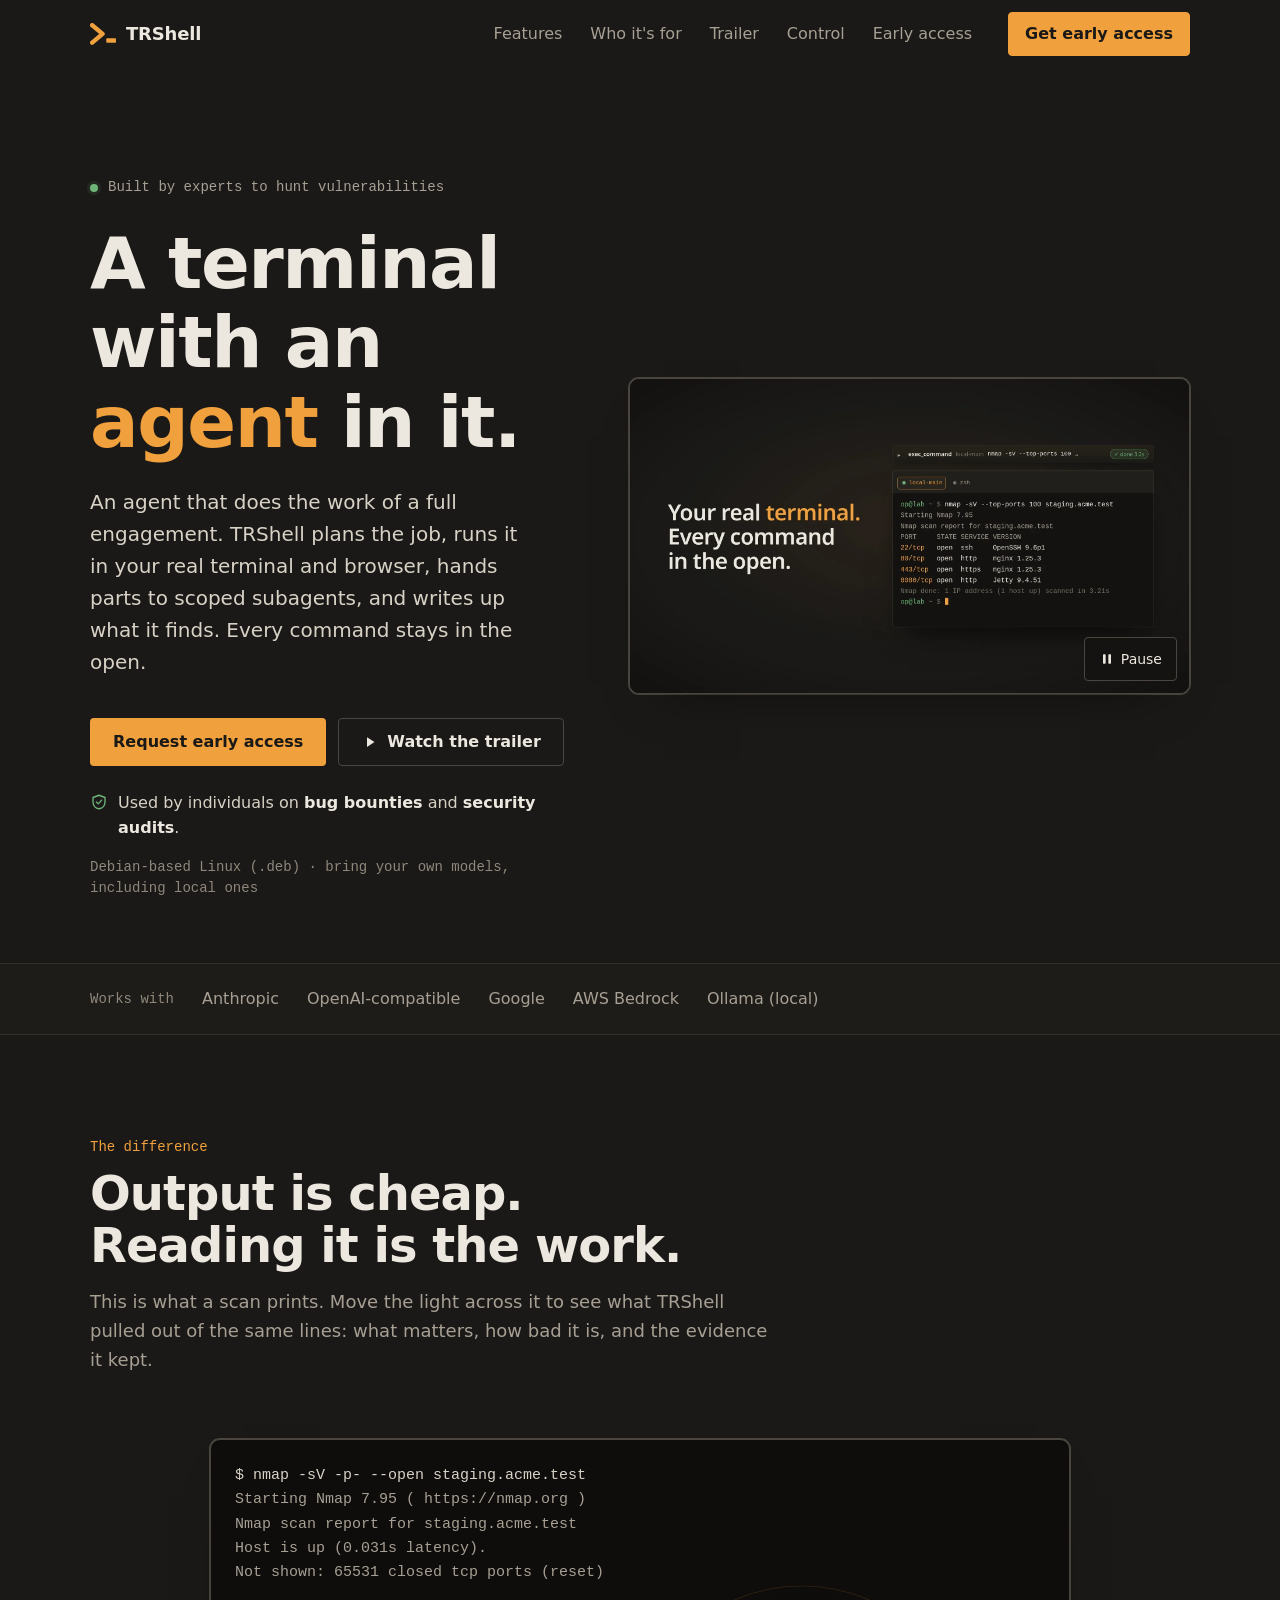
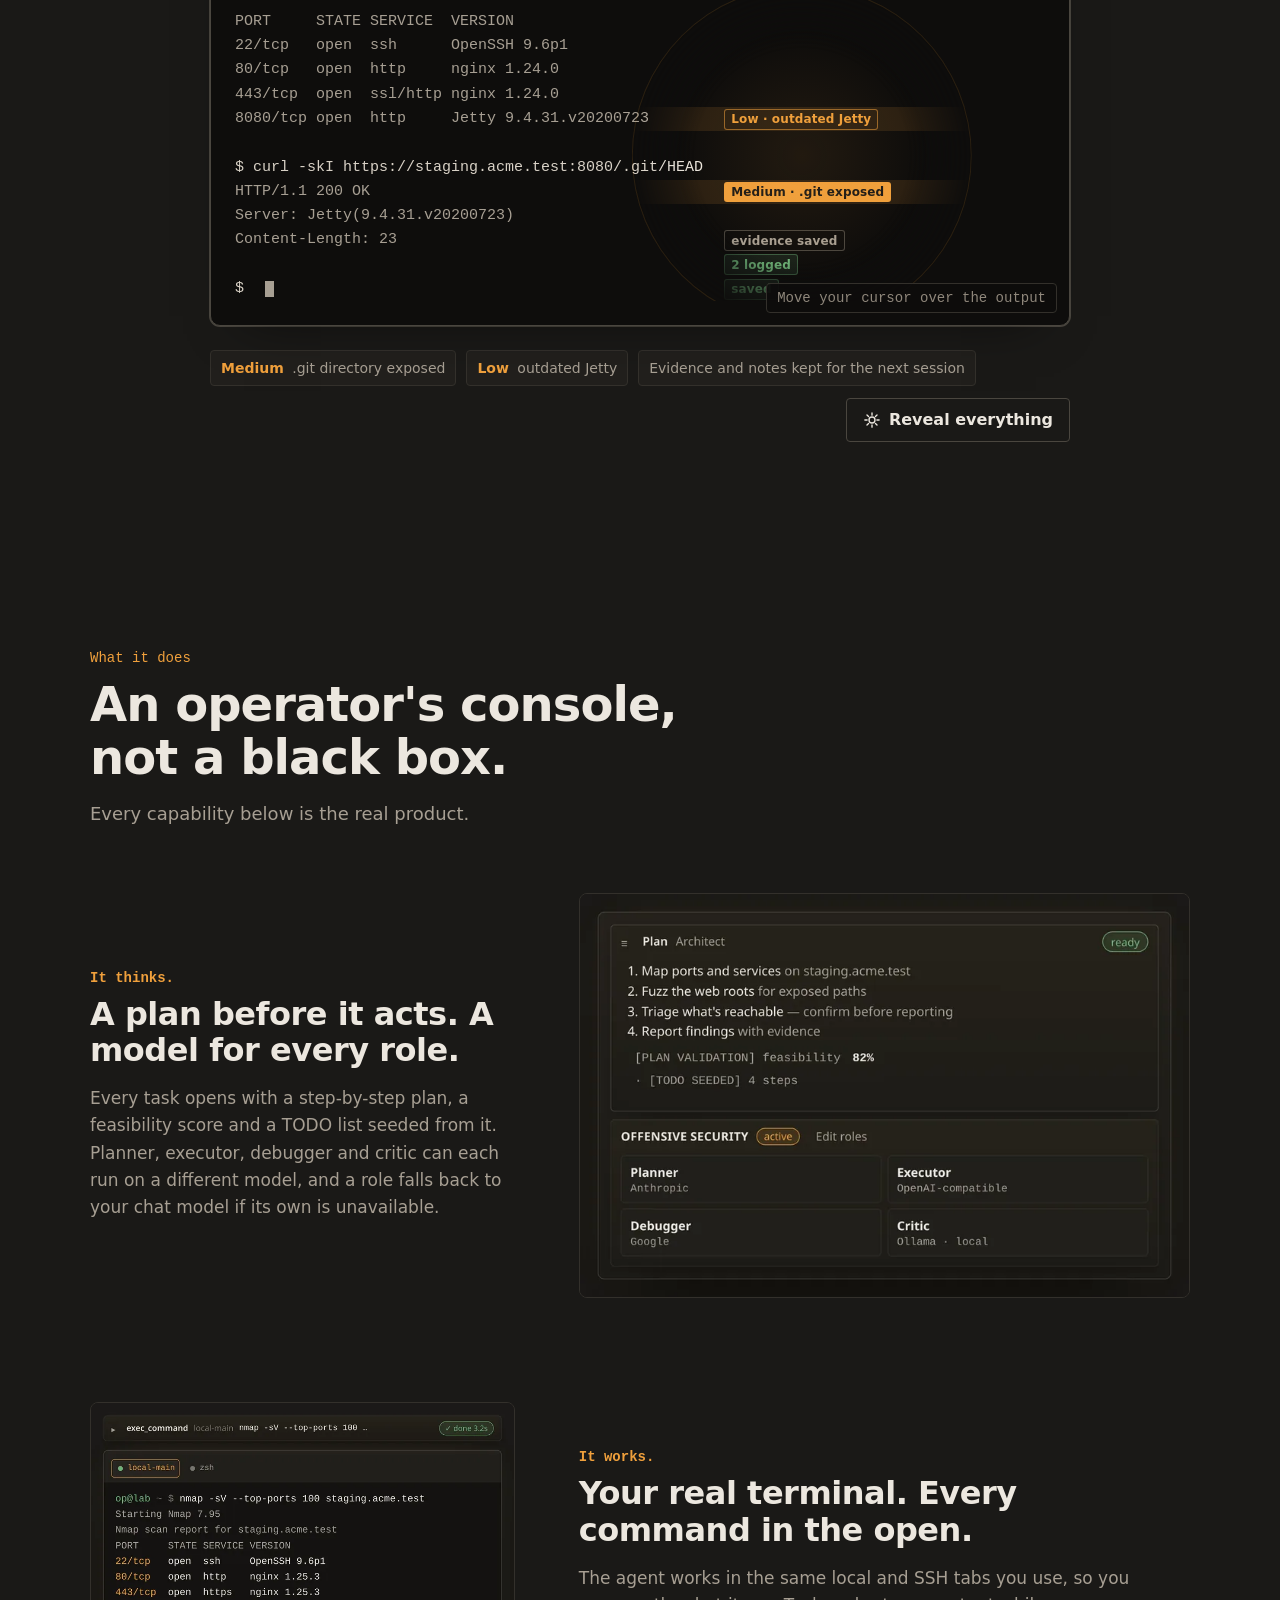
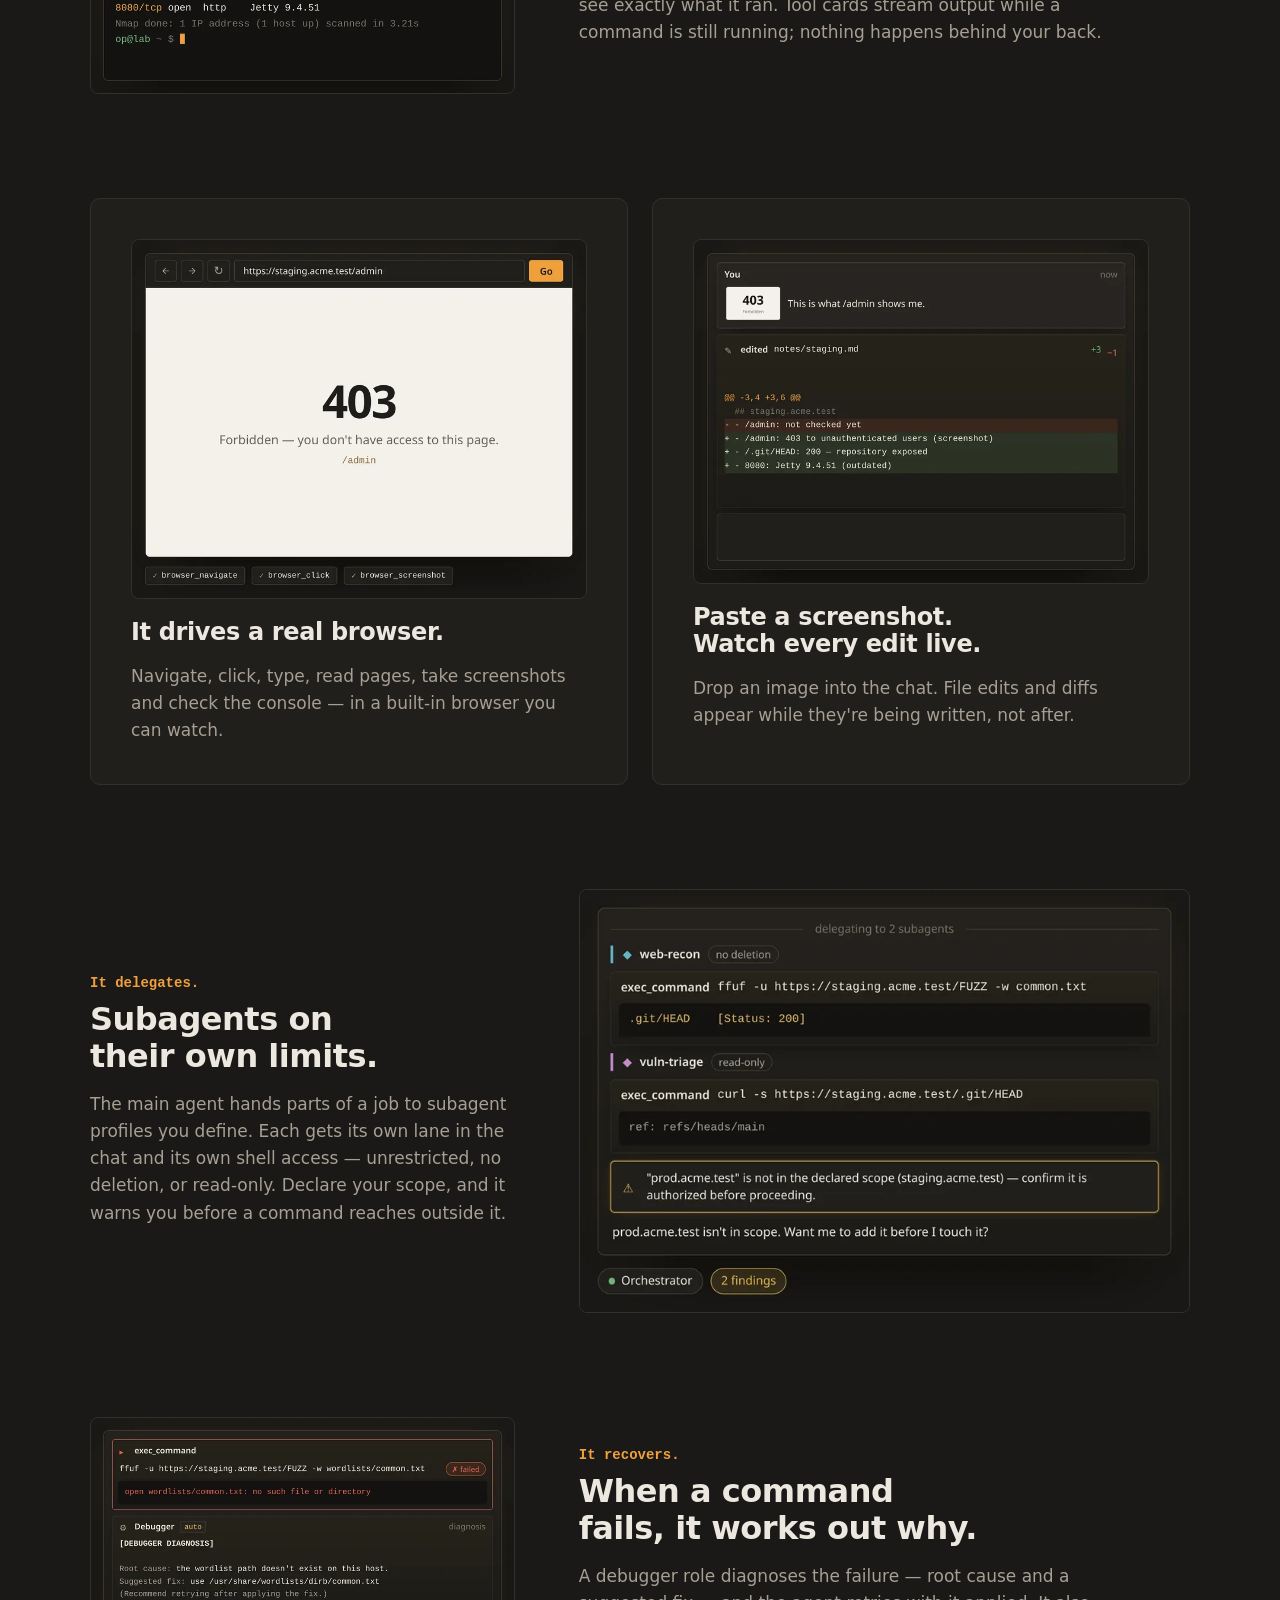
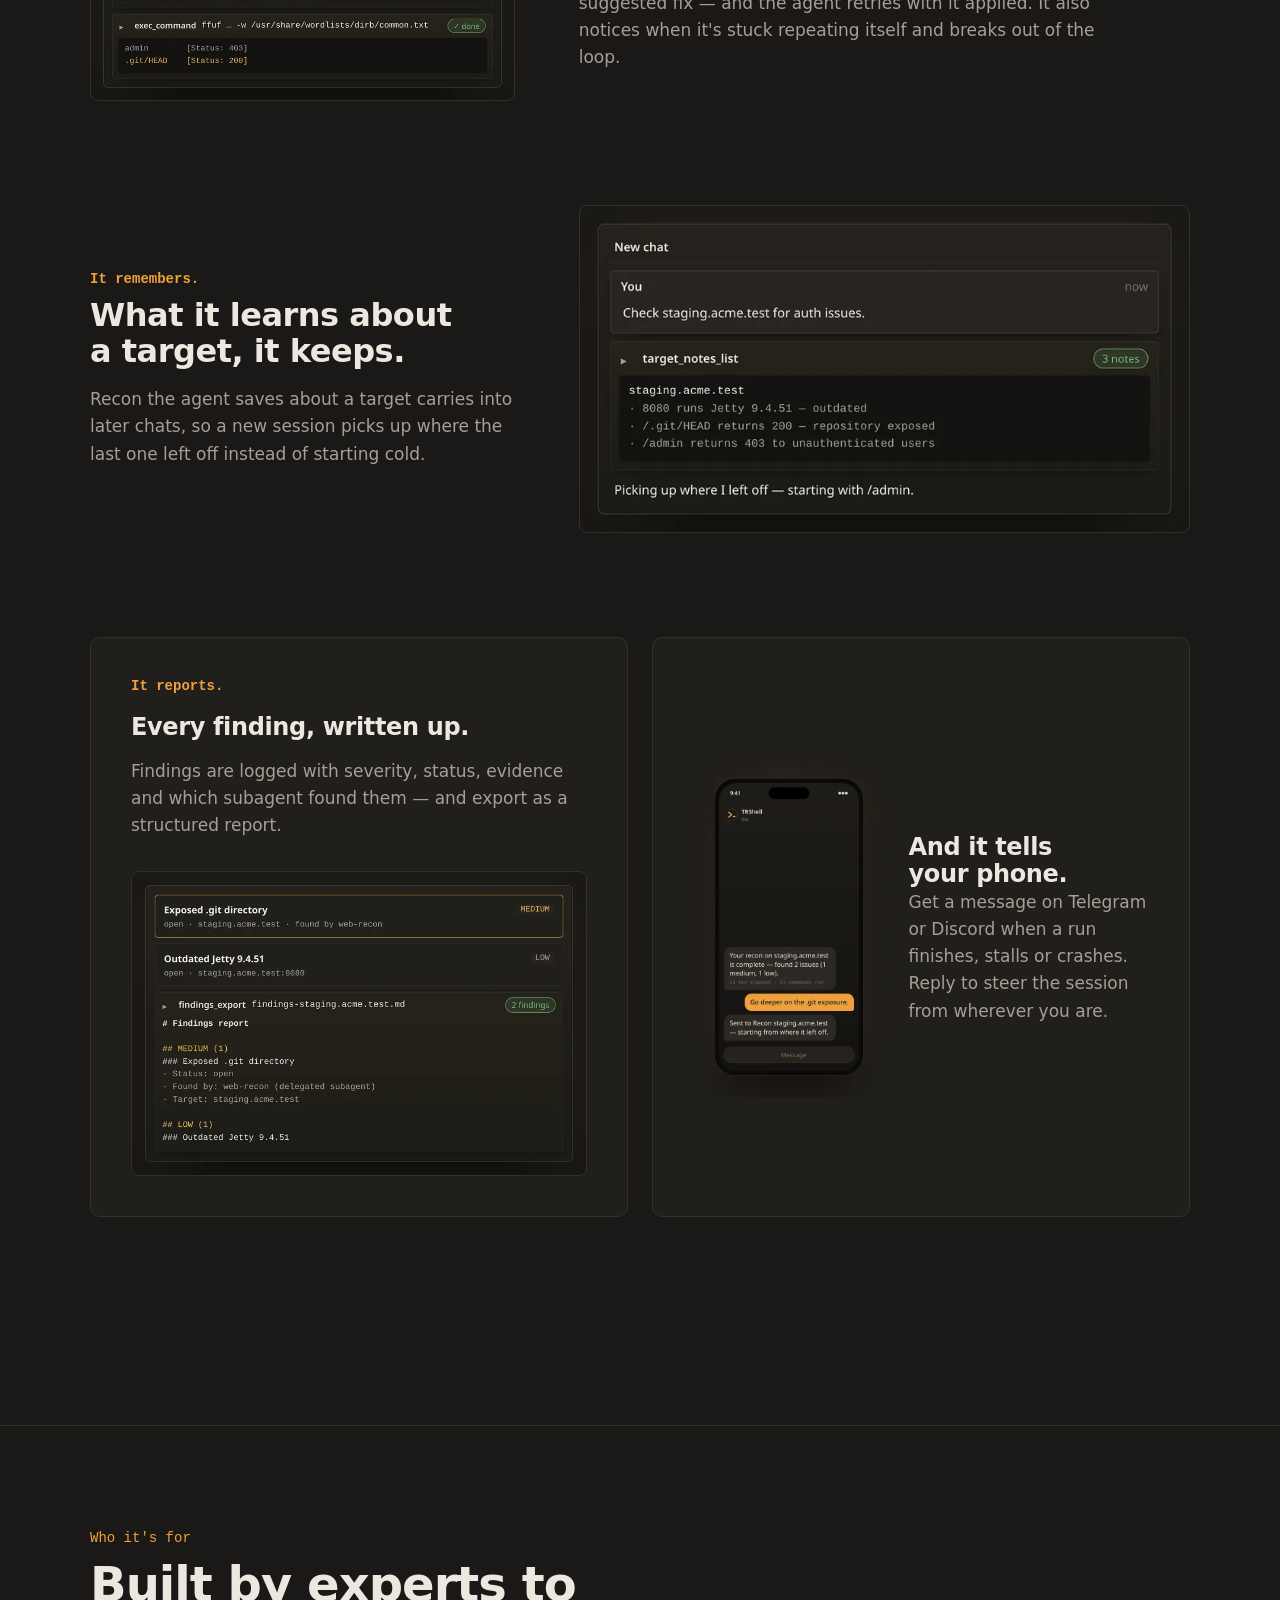
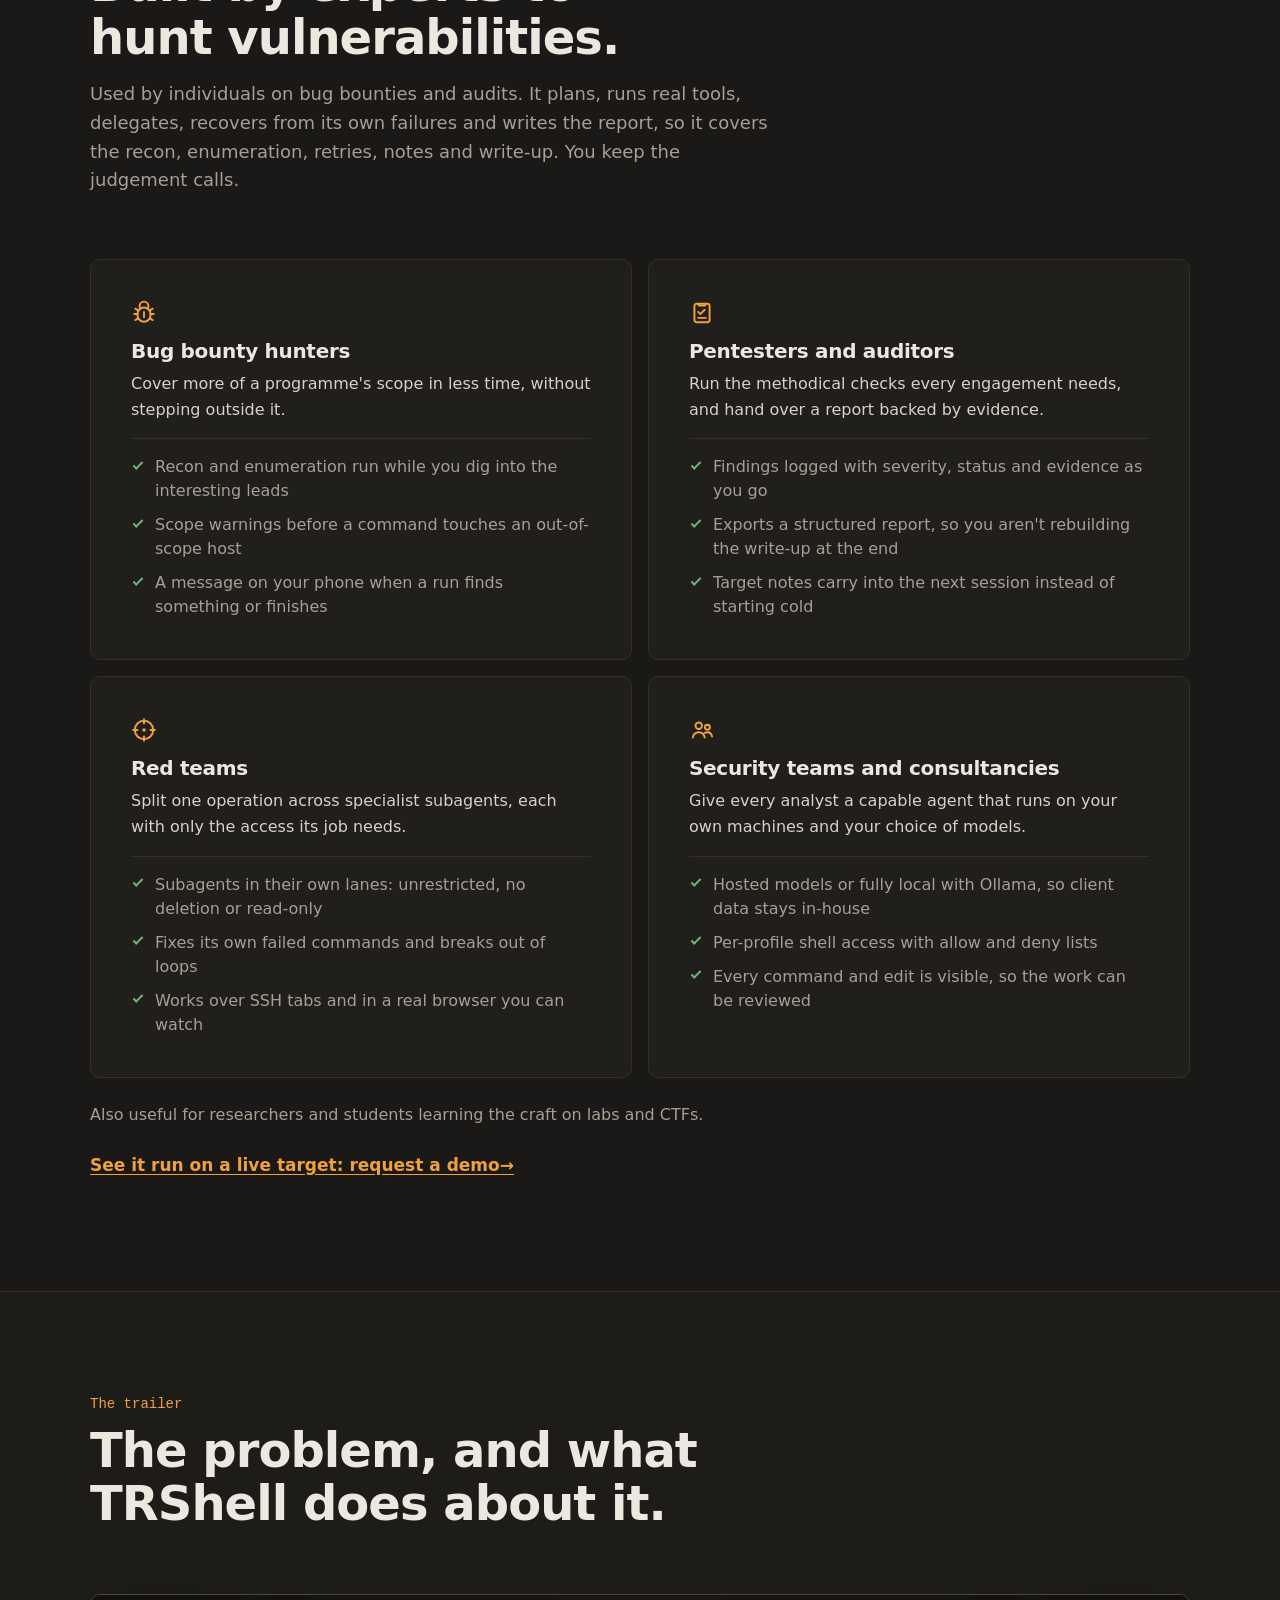
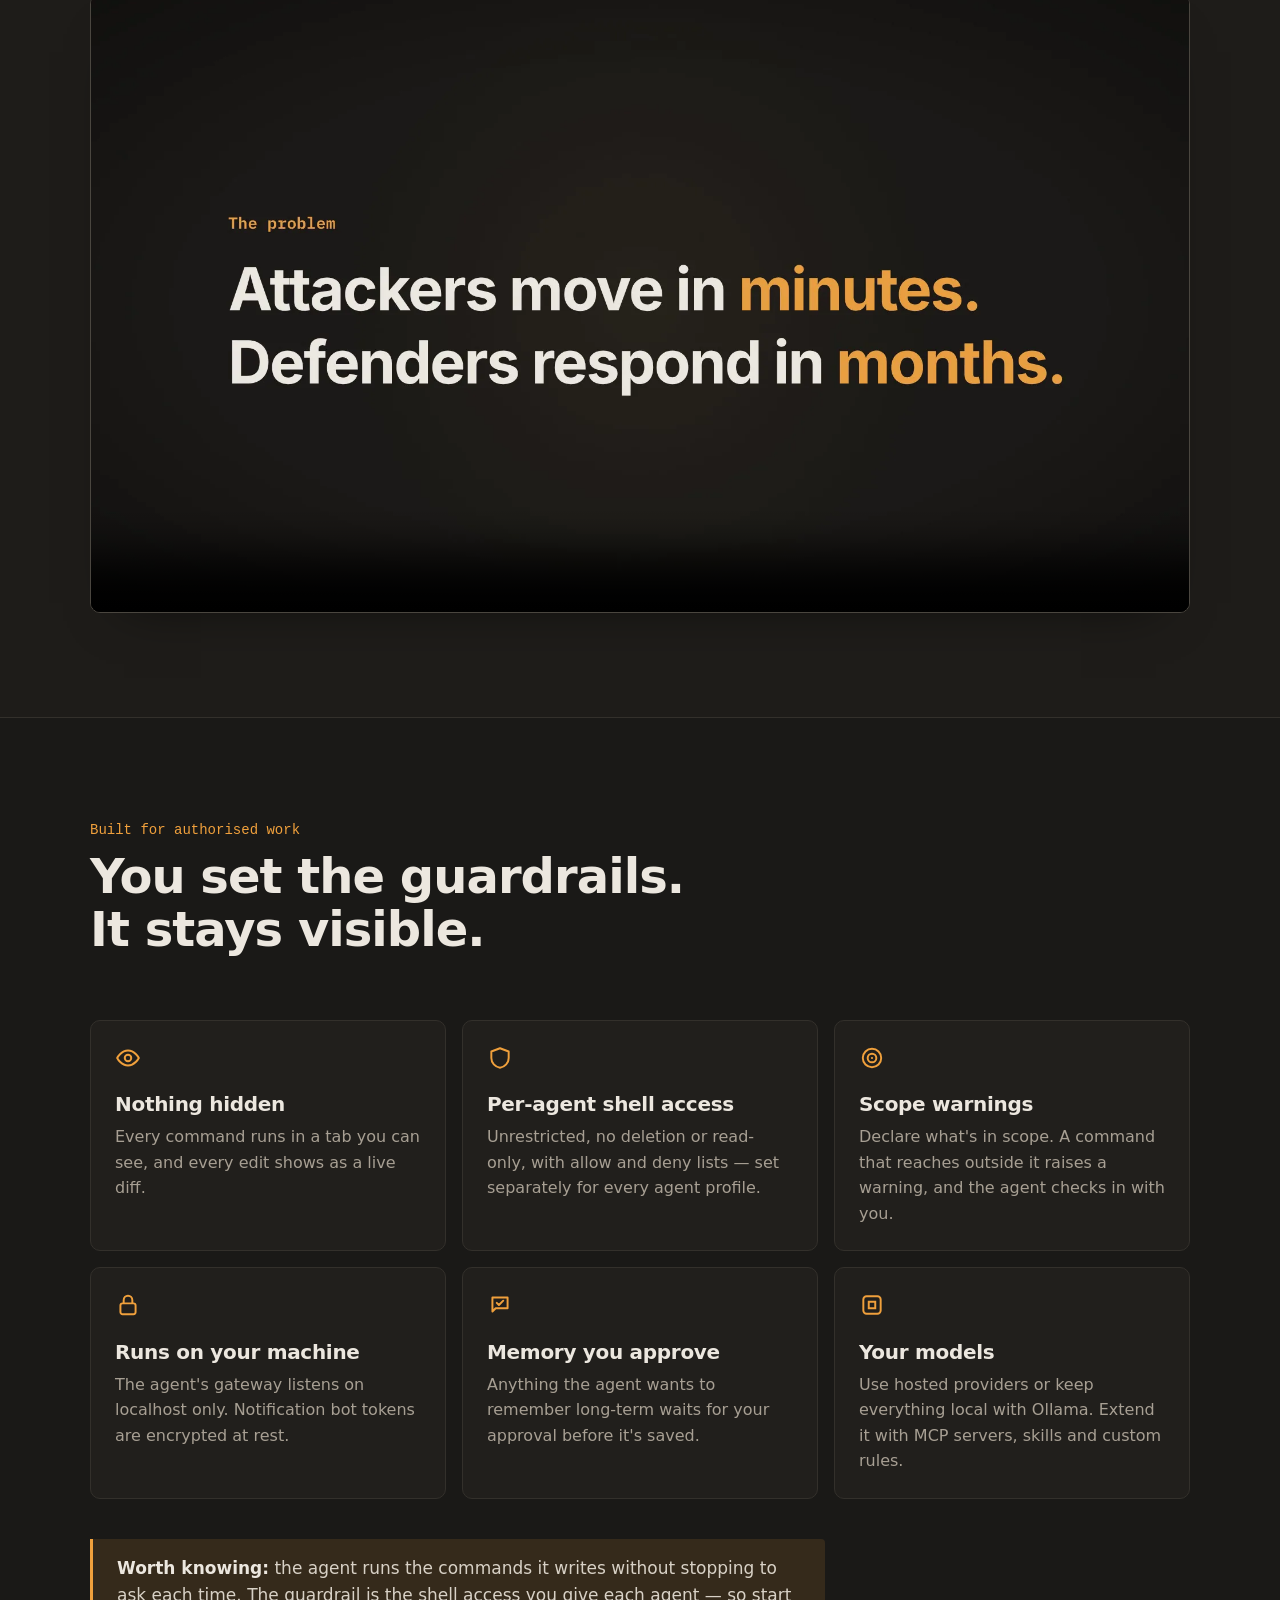
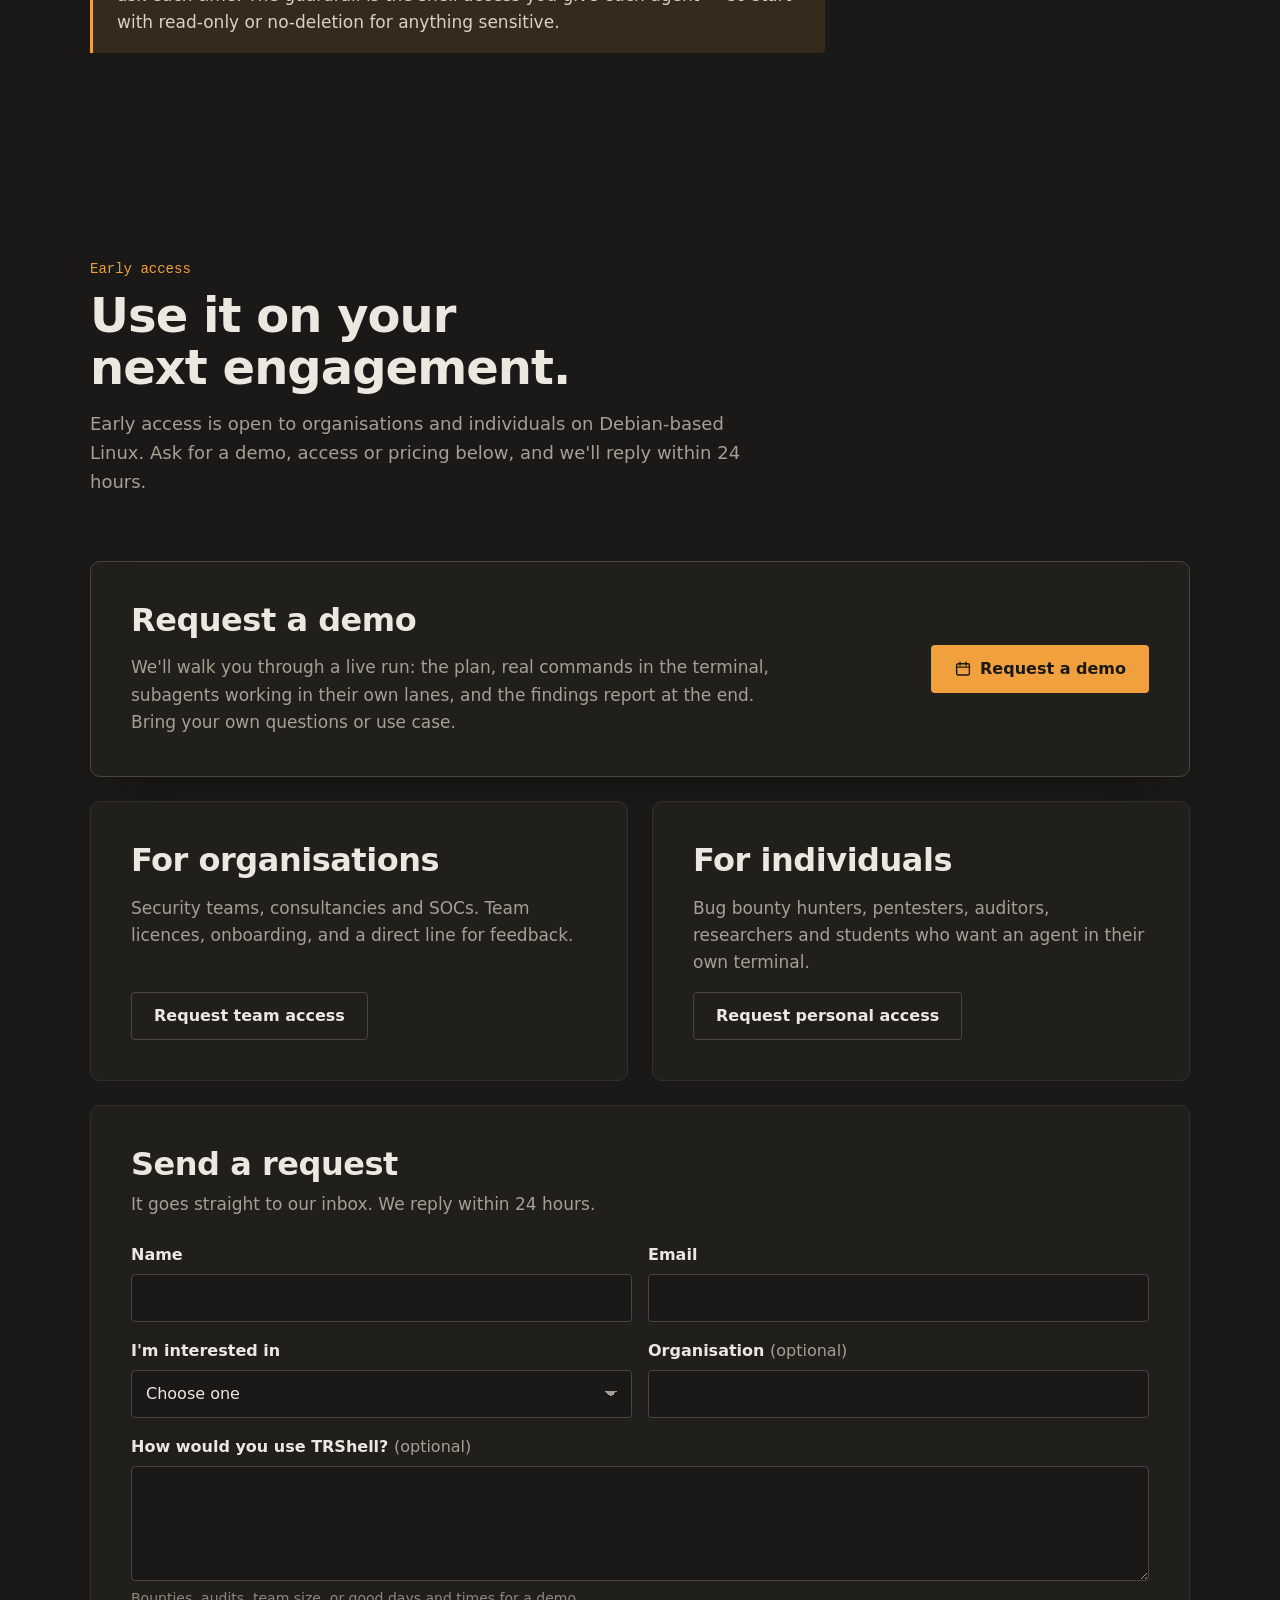
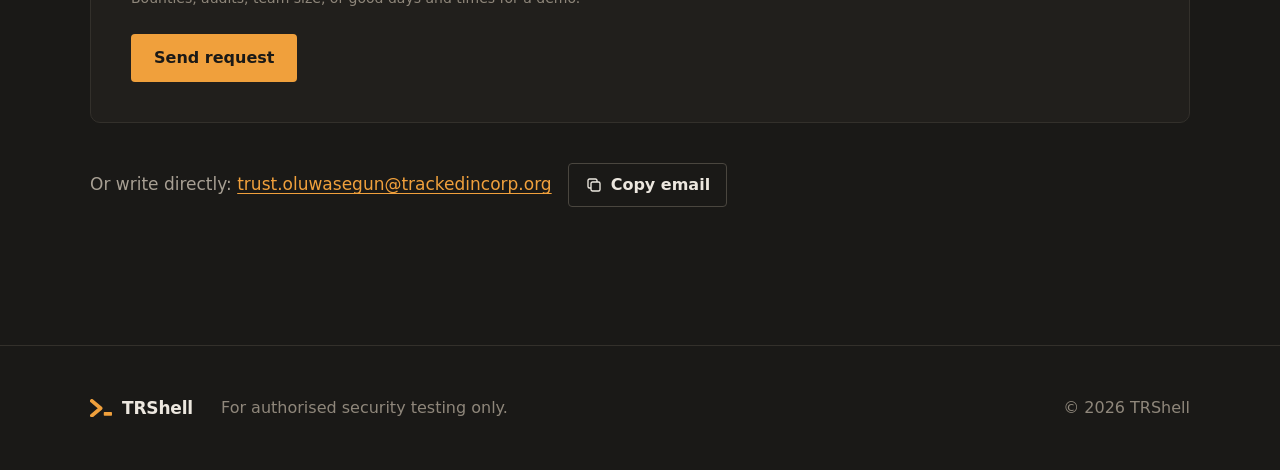
<file: index.html>
<!doctype html>
<html lang="en">
<head>
  <meta charset="utf-8">
  <meta name="viewport" content="width=device-width, initial-scale=1">
  <title>TRShell — a terminal with an agent in it</title>
  <meta name="description" content="TRShell is a desktop terminal with an AI agent built in, made by security practitioners to hunt vulnerabilities. It plans, runs in your real terminal and browser, delegates to scoped subagents, fixes its own failed commands and writes up your findings. For bug bounty hunters, pentesters, auditors and security teams.">
  <meta name="theme-color" content="#1a1917">
  <link rel="canonical" href="https://trshell.trackedincorp.org/">

  <meta property="og:type" content="website">
  <meta property="og:title" content="TRShell — a terminal with an agent in it">
  <meta property="og:description" content="It plans before it acts, runs in your real terminal, delegates to subagents on their own limits, and messages your phone when it's done.">
  <meta property="og:url" content="https://trshell.trackedincorp.org/">
  <meta property="og:image" content="https://trshell.trackedincorp.org/assets/img/og.jpg">
  <meta property="og:image:width" content="1200">
  <meta property="og:image:height" content="630">
  <meta name="twitter:card" content="summary_large_image">

  <link rel="icon" href="favicon.svg" type="image/svg+xml">
  <link rel="icon" href="favicon-32.png" sizes="32x32" type="image/png">
  <link rel="apple-touch-icon" href="apple-touch-icon.png">
  <link rel="stylesheet" href="styles.css?v=8">
  <script>document.documentElement.classList.add('js')</script>
  <script src="main.js?v=6" defer></script>
</head>
<body>
  <a class="skip" href="#main">Skip to content</a>

  <header class="top" id="top">
    <div class="wrap top-in">
      <a class="brand" href="#top" aria-label="TRShell home">
        <svg class="mark" viewBox="108 134 289 244" aria-hidden="true"><polyline points="132.5,158.5 247.5,255.5 132.5,352.5" fill="none" stroke="currentColor" stroke-width="49" stroke-linecap="round" stroke-linejoin="round"/><rect x="289" y="305" width="108" height="48" rx="9" fill="currentColor"/></svg>
        <span>TRShell</span>
      </a>
      <button class="menu-btn" id="menuBtn" type="button" aria-expanded="false" aria-controls="mainNav">
        <svg class="ic" viewBox="0 0 24 24" aria-hidden="true"><path d="M4 7h16M4 12h16M4 17h16" fill="none" stroke="currentColor" stroke-width="2" stroke-linecap="round"/></svg>
        <span>Menu</span>
      </button>
      <nav class="nav" id="mainNav" aria-label="Main">
        <a href="#features">Features</a>
        <a href="#who">Who it's for</a>
        <a href="#trailer">Trailer</a>
        <a href="#control">Control</a>
        <a href="#access">Early access</a>
      </nav>
      <a class="btn btn-ghost btn-sm top-cta" id="topCta" href="#access">Get early access</a>
    </div>
  </header>

  <main id="main" tabindex="-1">
    <!-- hero -->
    <section class="hero">
      <div class="wrap hero-in">
        <div class="hero-copy">
          <p class="kicker"><span class="dot" aria-hidden="true"></span>Built by experts to hunt vulnerabilities</p>
          <h1>A terminal with an <span class="acc">agent</span> in it.</h1>
          <p class="lede">An agent that does the work of a full engagement. TRShell plans the job, runs it in your real terminal and browser, hands parts to scoped subagents, and writes up what it finds. Every command stays in the open.</p>
          <div class="ctas">
            <a class="btn btn-primary" href="#access">Request early access</a>
            <a class="btn btn-ghost" href="#trailer">
              <svg class="ic" viewBox="0 0 24 24" aria-hidden="true"><path d="M8 5.5v13l10-6.5z" fill="currentColor"/></svg>
              Watch the trailer
            </a>
          </div>
          <p class="proof"><svg class="ic" viewBox="0 0 24 24" aria-hidden="true"><path d="M12 3l8 3v6c0 4.5-3.4 8.3-8 9-4.6-.7-8-4.5-8-9V6z" fill="none" stroke="currentColor" stroke-width="1.8" stroke-linejoin="round"/><path d="M8.5 12l2.5 2.5 4.5-5" fill="none" stroke="currentColor" stroke-width="1.8" stroke-linecap="round" stroke-linejoin="round"/></svg><span>Used by individuals on <strong>bug bounties</strong> and <strong>security audits</strong>.</span></p>
          <p class="fine">Debian-based Linux (.deb) · bring your own models, including local ones</p>
        </div>
        <figure class="hero-media">
          <div class="frame">
            <video id="heroVideo" class="hero-video" muted loop playsinline preload="metadata"
                   poster="assets/img/poster-loop.webp" width="1920" height="1080"
                   aria-label="TRShell booting, then its agent planning a task, running nmap in a real terminal tab, and delegating to two subagents">
              <source src="assets/video/loop.mp4" type="video/mp4">
            </video>
            <button class="vtoggle" id="heroToggle" type="button" aria-pressed="false" hidden>
              <svg class="ic ic-pause" viewBox="0 0 24 24" aria-hidden="true"><rect x="6" y="5" width="4" height="14" rx="1" fill="currentColor"/><rect x="14" y="5" width="4" height="14" rx="1" fill="currentColor"/></svg>
              <svg class="ic ic-play" viewBox="0 0 24 24" aria-hidden="true"><path d="M8 5.5v13l10-6.5z" fill="currentColor"/></svg>
              <span class="vt-label">Pause</span>
            </button>
          </div>
        </figure>
      </div>
    </section>

    <!-- providers -->
    <section class="strip" aria-label="Supported model providers">
      <div class="wrap strip-in">
        <span class="strip-l">Works with</span>
        <ul>
          <li>Anthropic</li><li>OpenAI-compatible</li><li>Google</li><li>AWS Bedrock</li><li>Ollama <span class="muted">(local)</span></li>
        </ul>
      </div>
    </section>

    <!-- the reveal: raw output on top, the agent's reading underneath -->
    <section class="xr" id="reading" aria-labelledby="x-h">
      <div class="wrap">
        <header class="sec-h">
          <p class="eyebrow">The difference</p>
          <h2 id="x-h">Output is cheap. Reading it is the work.</h2>
          <p class="sub">This is what a scan prints. Move the light across it to see what TRShell pulled out of the same lines: what matters, how bad it is, and the evidence it kept.</p>
        </header>

        <div class="xr-stage reveal" id="xrStage">
          <div class="xr-pane" id="xrPane">
            <div class="xr-stack">
              <div class="xr-layer xr-raw">
                <p class="xr-cap">Raw scan output, as the terminal printed it</p>
                <div class="xr-pre">
                  <div class="ln cmd"><span class="t">$ nmap -sV -p- --open staging.acme.test</span></div>
                  <div class="ln"><span class="t">Starting Nmap 7.95 ( https://nmap.org )</span></div>
                  <div class="ln"><span class="t">Nmap scan report for staging.acme.test</span></div>
                  <div class="ln"><span class="t">Host is up (0.031s latency).</span></div>
                  <div class="ln"><span class="t">Not shown: 65531 closed tcp ports (reset)</span></div>
                  <div class="ln"></div>
                  <div class="ln"><span class="t">PORT     STATE SERVICE  VERSION</span></div>
                  <div class="ln"><span class="t">22/tcp   open  ssh      OpenSSH 9.6p1</span></div>
                  <div class="ln"><span class="t">80/tcp   open  http     nginx 1.24.0</span></div>
                  <div class="ln"><span class="t">443/tcp  open  ssl/http nginx 1.24.0</span></div>
                  <div class="ln"><span class="t">8080/tcp open  http     Jetty 9.4.31.v20200723</span></div>
                  <div class="ln"></div>
                  <div class="ln cmd"><span class="t">$ curl -skI https://staging.acme.test:8080/.git/HEAD</span></div>
                  <div class="ln"><span class="t">HTTP/1.1 200 OK</span></div>
                  <div class="ln"><span class="t">Server: Jetty(9.4.31.v20200723)</span></div>
                  <div class="ln"><span class="t">Content-Length: 23</span></div>
                  <div class="ln"></div>
                  <div class="ln cmd"><span class="t">$ </span><span class="cur" aria-hidden="true"></span></div>
                </div>
              </div>
              <div class="xr-layer xr-agent">
                <p class="xr-cap">The same output, as the agent read it</p>
                <div class="xr-pre">
                  <div class="ln cmd"><span class="t">$ nmap -sV -p- --open staging.acme.test</span></div>
                  <div class="ln"><span class="t">Starting Nmap 7.95 ( https://nmap.org )</span></div>
                  <div class="ln"><span class="t">Nmap scan report for staging.acme.test</span></div>
                  <div class="ln"><span class="t">Host is up (0.031s latency).</span></div>
                  <div class="ln"><span class="t">Not shown: 65531 closed tcp ports (reset)</span></div>
                  <div class="ln"></div>
                  <div class="ln"><span class="t">PORT     STATE SERVICE  VERSION</span></div>
                  <div class="ln"><span class="t">22/tcp   open  ssh      OpenSSH 9.6p1</span></div>
                  <div class="ln"><span class="t">80/tcp   open  http     nginx 1.24.0</span></div>
                  <div class="ln"><span class="t">443/tcp  open  ssl/http nginx 1.24.0</span></div>
                  <div class="ln hit"><span class="t">8080/tcp open  http     Jetty 9.4.31.v20200723</span><span class="chip chip-low">Low · outdated Jetty</span></div>
                  <div class="ln"></div>
                  <div class="ln cmd"><span class="t">$ curl -skI https://staging.acme.test:8080/.git/HEAD</span></div>
                  <div class="ln hit"><span class="t">HTTP/1.1 200 OK</span><span class="chip chip-med">Medium · .git exposed</span></div>
                  <div class="ln"><span class="t">Server: Jetty(9.4.31.v20200723)</span></div>
                  <div class="ln hit-soft"><span class="t">Content-Length: 23</span><span class="chip chip-ev">evidence saved</span></div>
                  <div class="ln ln-act"><span class="t">findings_add</span><span class="chip chip-ok">2 logged</span></div>
                  <div class="ln ln-act"><span class="t">target_notes_add</span><span class="chip chip-ok">saved</span></div>
                </div>
              </div>
              <div class="xr-glow" aria-hidden="true"></div>
            </div>
            <p class="xr-hint" aria-hidden="true">Move your cursor over the output</p>
          </div>
          <div class="xr-foot">
            <ul class="xr-chips" aria-hidden="true">
              <li><span class="m">Medium</span> .git directory exposed</li>
              <li><span class="m">Low</span> outdated Jetty</li>
              <li>Evidence and notes kept for the next session</li>
            </ul>
            <button class="btn btn-ghost btn-sm xr-toggle" id="xrToggle" type="button" aria-pressed="false" hidden>
              <svg class="ic" viewBox="0 0 24 24" aria-hidden="true"><circle cx="12" cy="12" r="4" fill="none" stroke="currentColor" stroke-width="1.8"/><path d="M12 2.5v3M12 18.5v3M2.5 12h3M18.5 12h3M5.3 5.3l2.1 2.1M16.6 16.6l2.1 2.1M5.3 18.7l2.1-2.1M16.6 7.4l2.1-2.1" fill="none" stroke="currentColor" stroke-width="1.8" stroke-linecap="round"/></svg>
              <span class="xr-tl">Reveal everything</span>
            </button>
          </div>
        </div>
      </div>
    </section>

    <!-- features: the six acts -->
    <section class="features" id="features" aria-labelledby="f-h">
      <div class="wrap">
        <header class="sec-h">
          <p class="eyebrow">What it does</p>
          <h2 id="f-h">An operator's console, not a black box.</h2>
          <p class="sub">Every capability below is the real product.</p>
        </header>

        <article class="feat reveal">
          <div class="feat-copy">
            <p class="act">It thinks.</p>
            <h3>A plan before it acts. A model for every role.</h3>
            <p>Every task opens with a step-by-step plan, a feasibility score and a TODO list seeded from it. Planner, executor, debugger and critic can each run on a different model, and a role falls back to your chat model if its own is unavailable.</p>
          </div>
          <figure class="feat-img"><img src="assets/img/plan-800.webp" srcset="assets/img/plan-800.webp 800w, assets/img/plan.webp 1600w" sizes="(min-width: 1024px) 50vw, 100vw" width="1600" height="1061" loading="lazy" decoding="async" alt="A plan card with four steps and an 82% feasibility score, above a profile that binds the planner, executor, debugger and critic roles to Anthropic, OpenAI-compatible, Google and Ollama."></figure>
        </article>

        <article class="feat feat-rev reveal">
          <div class="feat-copy">
            <p class="act">It works.</p>
            <h3>Your real terminal. Every command in the open.</h3>
            <p>The agent works in the same local and SSH tabs you use, so you see exactly what it ran. Tool cards stream output while a command is still running; nothing happens behind your back.</p>
          </div>
          <figure class="feat-img"><img src="assets/img/terminal-800.webp" srcset="assets/img/terminal-800.webp 800w, assets/img/terminal.webp 1600w" sizes="(min-width: 1024px) 50vw, 100vw" width="1600" height="1095" loading="lazy" decoding="async" alt="An exec_command card marked done above a terminal tab named local-main, where the agent ran nmap against staging.acme.test and four open ports are listed."></figure>
        </article>

        <div class="duo reveal">
          <article class="card">
            <figure><img src="assets/img/browser-800.webp" srcset="assets/img/browser-800.webp 800w, assets/img/browser.webp 1600w" sizes="(min-width: 1024px) 40vw, 100vw" width="1600" height="1262" loading="lazy" decoding="async" alt="The built-in browser showing a 403 Forbidden page for /admin, with browser_navigate, browser_click and browser_screenshot tool calls below it."></figure>
            <h3>It drives a real browser.</h3>
            <p>Navigate, click, type, read pages, take screenshots and check the console — in a built-in browser you can watch.</p>
          </article>
          <article class="card">
            <figure><img src="assets/img/diff-800.webp" srcset="assets/img/diff-800.webp 800w, assets/img/diff.webp 1600w" sizes="(min-width: 1024px) 40vw, 100vw" width="1600" height="1208" loading="lazy" decoding="async" alt="A message with an attached screenshot of a 403 page, and an edited notes file whose diff adds three lines and removes one."></figure>
            <h3>Paste a screenshot. Watch every edit live.</h3>
            <p>Drop an image into the chat. File edits and diffs appear while they're being written, not after.</p>
          </article>
        </div>

        <article class="feat reveal">
          <div class="feat-copy">
            <p class="act">It delegates.</p>
            <h3>Subagents on their own limits.</h3>
            <p>The main agent hands parts of a job to subagent profiles you define. Each gets its own lane in the chat and its own shell access — unrestricted, no deletion, or read-only. Declare your scope, and it warns you before a command reaches outside it.</p>
          </div>
          <figure class="feat-img"><img src="assets/img/subagents-800.webp" srcset="assets/img/subagents-800.webp 800w, assets/img/subagents.webp 1600w" sizes="(min-width: 1024px) 50vw, 100vw" width="1600" height="1108" loading="lazy" decoding="async" alt="Two subagent lanes, web-recon with no-deletion access and vuln-triage with read-only access, followed by a warning that prod.acme.test is not in the declared scope."></figure>
        </article>

        <article class="feat feat-rev reveal">
          <div class="feat-copy">
            <p class="act">It recovers.</p>
            <h3>When a command fails, it works out why.</h3>
            <p>A debugger role diagnoses the failure — root cause and a suggested fix — and the agent retries with it applied. It also notices when it's stuck repeating itself and breaks out of the loop.</p>
          </div>
          <figure class="feat-img"><img src="assets/img/recover-800.webp" srcset="assets/img/recover-800.webp 800w, assets/img/recover.webp 1600w" sizes="(min-width: 1024px) 50vw, 100vw" width="1600" height="1068" loading="lazy" decoding="async" alt="A failed ffuf command with a missing wordlist, a debugger diagnosis naming the root cause and fix, and a retry that succeeds."></figure>
        </article>

        <article class="feat reveal">
          <div class="feat-copy">
            <p class="act">It remembers.</p>
            <h3>What it learns about a target, it keeps.</h3>
            <p>Recon the agent saves about a target carries into later chats, so a new session picks up where the last one left off instead of starting cold.</p>
          </div>
          <figure class="feat-img"><img src="assets/img/notes-800.webp" srcset="assets/img/notes-800.webp 800w, assets/img/notes.webp 1600w" sizes="(min-width: 1024px) 50vw, 100vw" width="1600" height="857" loading="lazy" decoding="async" alt="A new chat where the agent's target_notes_list call returns three saved notes about staging.acme.test."></figure>
        </article>

        <div class="duo duo-report reveal">
          <article class="card">
            <p class="act">It reports.</p>
            <h3>Every finding, written up.</h3>
            <p>Findings are logged with severity, status, evidence and which subagent found them — and export as a structured report.</p>
            <figure><img src="assets/img/report-800.webp" srcset="assets/img/report-800.webp 800w, assets/img/report.webp 1600w" sizes="(min-width: 1024px) 40vw, 100vw" width="1600" height="1068" loading="lazy" decoding="async" alt="A findings panel listing an exposed .git directory as medium and an outdated Jetty as low, with an exported markdown findings report."></figure>
          </article>
          <article class="card card-phone">
            <figure><img src="assets/img/phone-530.webp" srcset="assets/img/phone-530.webp 530w, assets/img/phone.webp 1060w" sizes="(min-width: 1024px) 220px, 300px" width="1060" height="1880" loading="lazy" decoding="async" alt="A phone chat with the TRShell bot: the recon on staging.acme.test is complete with 2 issues found; the reply 'Go deeper on the .git exposure' is acknowledged and the session continues."></figure>
            <div>
              <h3>And it tells your phone.</h3>
              <p>Get a message on Telegram or Discord when a run finishes, stalls or crashes. Reply to steer the session from wherever you are.</p>
            </div>
          </article>
        </div>
      </div>
    </section>

    <!-- who it's for -->
    <section class="who" id="who" aria-labelledby="w-h">
      <div class="wrap">
        <header class="sec-h">
          <p class="eyebrow">Who it's for</p>
          <h2 id="w-h">Built by experts to hunt vulnerabilities.</h2>
          <p class="sub">Used by individuals on bug bounties and audits. It plans, runs real tools, delegates, recovers from its own failures and writes the report, so it covers the recon, enumeration, retries, notes and write-up. You keep the judgement calls.</p>
        </header>
        <ul class="users reveal">
          <li class="user" style="--i:0">
            <svg class="tic" viewBox="0 0 24 24" aria-hidden="true"><path d="M8 7V5.5a4 4 0 0 1 8 0V7" fill="none" stroke="currentColor" stroke-width="1.8" stroke-linecap="round"/><rect x="6" y="7" width="12" height="13" rx="6" fill="none" stroke="currentColor" stroke-width="1.8"/><path d="M12 11v5M6 13H3M21 13h-3M6.5 9.5 4 8M17.5 9.5 20 8M6.5 17 4 18.5M17.5 17l2.5 1.5" fill="none" stroke="currentColor" stroke-width="1.8" stroke-linecap="round"/></svg>
            <h3>Bug bounty hunters</h3>
            <p>Cover more of a programme's scope in less time, without stepping outside it.</p>
            <ul class="gains">
              <li>Recon and enumeration run while you dig into the interesting leads</li>
              <li>Scope warnings before a command touches an out-of-scope host</li>
              <li>A message on your phone when a run finds something or finishes</li>
            </ul>
          </li>
          <li class="user" style="--i:1">
            <svg class="tic" viewBox="0 0 24 24" aria-hidden="true"><rect x="5" y="3.5" width="14" height="17" rx="2" fill="none" stroke="currentColor" stroke-width="1.8"/><path d="M9 3.5V5h6V3.5M8.5 11l2 2 4-4M8.5 16.5h7" fill="none" stroke="currentColor" stroke-width="1.8" stroke-linecap="round" stroke-linejoin="round"/></svg>
            <h3>Pentesters and auditors</h3>
            <p>Run the methodical checks every engagement needs, and hand over a report backed by evidence.</p>
            <ul class="gains">
              <li>Findings logged with severity, status and evidence as you go</li>
              <li>Exports a structured report, so you aren't rebuilding the write-up at the end</li>
              <li>Target notes carry into the next session instead of starting cold</li>
            </ul>
          </li>
          <li class="user" style="--i:2">
            <svg class="tic" viewBox="0 0 24 24" aria-hidden="true"><circle cx="12" cy="12" r="8.5" fill="none" stroke="currentColor" stroke-width="1.8"/><path d="M12 2v4M12 18v4M2 12h4M18 12h4" fill="none" stroke="currentColor" stroke-width="1.8" stroke-linecap="round"/><circle cx="12" cy="12" r="1.6" fill="currentColor"/></svg>
            <h3>Red teams</h3>
            <p>Split one operation across specialist subagents, each with only the access its job needs.</p>
            <ul class="gains">
              <li>Subagents in their own lanes: unrestricted, no deletion or read-only</li>
              <li>Fixes its own failed commands and breaks out of loops</li>
              <li>Works over SSH tabs and in a real browser you can watch</li>
            </ul>
          </li>
          <li class="user" style="--i:3">
            <svg class="tic" viewBox="0 0 24 24" aria-hidden="true"><circle cx="9" cy="8" r="3" fill="none" stroke="currentColor" stroke-width="1.8"/><circle cx="17" cy="9.5" r="2.3" fill="none" stroke="currentColor" stroke-width="1.8"/><path d="M3.5 19c.6-3.2 2.8-5 5.5-5s4.9 1.8 5.5 5M14.5 14.6c.8-.4 1.6-.6 2.5-.6 2.2 0 3.8 1.5 4.3 4" fill="none" stroke="currentColor" stroke-width="1.8" stroke-linecap="round"/></svg>
            <h3>Security teams and consultancies</h3>
            <p>Give every analyst a capable agent that runs on your own machines and your choice of models.</p>
            <ul class="gains">
              <li>Hosted models or fully local with Ollama, so client data stays in-house</li>
              <li>Per-profile shell access with allow and deny lists</li>
              <li>Every command and edit is visible, so the work can be reviewed</li>
            </ul>
          </li>
        </ul>
        <p class="who-also">Also useful for researchers and students learning the craft on labs and CTFs.</p>
        <p class="who-cta"><a href="#demo">See it run on a live target: request a demo <span aria-hidden="true">&rarr;</span></a></p>
      </div>
    </section>

    <!-- trailer -->
    <section class="trailer" id="trailer" aria-labelledby="t-h">
      <div class="wrap">
        <header class="sec-h">
          <p class="eyebrow">The trailer</p>
          <h2 id="t-h">The problem, and what TRShell does about it.</h2>
        </header>
        <div class="player reveal">
          <video controls preload="none" playsinline poster="assets/img/poster-trailer.webp?v=2" width="1920" height="1080">
            <source src="assets/video/trailer.mp4?v=2" type="video/mp4">
            <track kind="captions" src="assets/video/trailer.vtt?v=2" srclang="en" label="English">
            Your browser can't play this video. <a href="assets/video/trailer.mp4?v=2">Download the trailer</a>.
          </video>
        </div>
      </div>
    </section>

    <!-- control -->
    <section class="control" id="control" aria-labelledby="c-h">
      <div class="wrap">
        <header class="sec-h">
          <p class="eyebrow">Built for authorised work</p>
          <h2 id="c-h">You set the guardrails. It stays visible.</h2>
        </header>
        <ul class="grid reveal">
          <li class="tile" style="--i:0">
            <svg class="tic" viewBox="0 0 24 24" aria-hidden="true"><path d="M2 12s3.6-7 10-7 10 7 10 7-3.6 7-10 7S2 12 2 12z" fill="none" stroke="currentColor" stroke-width="1.8" stroke-linejoin="round"/><circle cx="12" cy="12" r="3" fill="none" stroke="currentColor" stroke-width="1.8"/></svg>
            <h3>Nothing hidden</h3>
            <p>Every command runs in a tab you can see, and every edit shows as a live diff.</p>
          </li>
          <li class="tile" style="--i:1">
            <svg class="tic" viewBox="0 0 24 24" aria-hidden="true"><path d="M12 3l8 3v6c0 4.5-3.4 8.3-8 9-4.6-.7-8-4.5-8-9V6z" fill="none" stroke="currentColor" stroke-width="1.8" stroke-linejoin="round"/></svg>
            <h3>Per-agent shell access</h3>
            <p>Unrestricted, no deletion or read-only, with allow and deny lists — set separately for every agent profile.</p>
          </li>
          <li class="tile" style="--i:2">
            <svg class="tic" viewBox="0 0 24 24" aria-hidden="true"><circle cx="12" cy="12" r="8.5" fill="none" stroke="currentColor" stroke-width="1.8"/><circle cx="12" cy="12" r="4" fill="none" stroke="currentColor" stroke-width="1.8"/><circle cx="12" cy="12" r="1" fill="currentColor"/></svg>
            <h3>Scope warnings</h3>
            <p>Declare what's in scope. A command that reaches outside it raises a warning, and the agent checks in with you.</p>
          </li>
          <li class="tile" style="--i:3">
            <svg class="tic" viewBox="0 0 24 24" aria-hidden="true"><rect x="5" y="10.5" width="14" height="10" rx="2" fill="none" stroke="currentColor" stroke-width="1.8"/><path d="M8 10.5V7.5a4 4 0 0 1 8 0v3" fill="none" stroke="currentColor" stroke-width="1.8"/></svg>
            <h3>Runs on your machine</h3>
            <p>The agent's gateway listens on localhost only. Notification bot tokens are encrypted at rest.</p>
          </li>
          <li class="tile" style="--i:4">
            <svg class="tic" viewBox="0 0 24 24" aria-hidden="true"><path d="M5 5h14v10H8l-3 3z" fill="none" stroke="currentColor" stroke-width="1.8" stroke-linejoin="round"/><path d="M9 10l2 2 4-4" fill="none" stroke="currentColor" stroke-width="1.8" stroke-linecap="round" stroke-linejoin="round"/></svg>
            <h3>Memory you approve</h3>
            <p>Anything the agent wants to remember long-term waits for your approval before it's saved.</p>
          </li>
          <li class="tile" style="--i:5">
            <svg class="tic" viewBox="0 0 24 24" aria-hidden="true"><rect x="4" y="4" width="16" height="16" rx="3" fill="none" stroke="currentColor" stroke-width="1.8"/><path d="M9 9h6v6H9z" fill="none" stroke="currentColor" stroke-width="1.8"/></svg>
            <h3>Your models</h3>
            <p>Use hosted providers or keep everything local with Ollama. Extend it with MCP servers, skills and custom rules.</p>
          </li>
        </ul>
        <p class="note"><strong>Worth knowing:</strong> the agent runs the commands it writes without stopping to ask each time. The guardrail is the shell access you give each agent — so start with read-only or no-deletion for anything sensitive.</p>
      </div>
    </section>

    <!-- early access -->
    <section class="access" id="access" aria-labelledby="a-h">
      <div class="wrap">
        <header class="sec-h">
          <p class="eyebrow">Early access</p>
          <h2 id="a-h">Use it on your next engagement.</h2>
          <p class="sub">Early access is open to organisations and individuals on Debian-based Linux. Ask for a demo, access or pricing below, and we'll reply within 24 hours.</p>
        </header>
        <div class="demo reveal" id="demo">
          <div class="demo-copy">
            <h3>Request a demo</h3>
            <p>We'll walk you through a live run: the plan, real commands in the terminal, subagents working in their own lanes, and the findings report at the end. Bring your own questions or use case.</p>
          </div>
          <a class="btn btn-primary" href="#request" data-interest="Demo">
            <svg class="ic" viewBox="0 0 24 24" aria-hidden="true"><rect x="3.5" y="5" width="17" height="15" rx="2" fill="none" stroke="currentColor" stroke-width="1.8"/><path d="M3.5 9.5h17M8 3v4M16 3v4" fill="none" stroke="currentColor" stroke-width="1.8" stroke-linecap="round"/></svg>
            Request a demo
          </a>
        </div>
        <div class="plans reveal">
          <article class="plan">
            <h3>For organisations</h3>
            <p>Security teams, consultancies and SOCs. Team licences, onboarding, and a direct line for feedback.</p>
            <a class="btn btn-ghost" href="#request" data-interest="Team access">Request team access</a>
          </article>
          <article class="plan">
            <h3>For individuals</h3>
            <p>Bug bounty hunters, pentesters, auditors, researchers and students who want an agent in their own terminal.</p>
            <a class="btn btn-ghost" href="#request" data-interest="Personal access">Request personal access</a>
          </article>
        </div>
        <div class="request reveal" id="request">
          <div class="request-h">
            <h3 id="r-h">Send a request</h3>
            <p>It goes straight to our inbox. We reply within 24 hours.</p>
          </div>
          <form class="rform" id="rform" action="https://formspree.io/f/mvkkwkld" method="POST" novalidate aria-labelledby="r-h">
            <input type="hidden" name="_subject" id="rSubject" value="TRShell request">
            <div class="hp" aria-hidden="true"><label>Leave this empty <input type="text" name="_gotcha" tabindex="-1" autocomplete="off"></label></div>
            <div class="fields">
              <div class="field">
                <label for="fName">Name</label>
                <input id="fName" name="name" type="text" autocomplete="name" required aria-describedby="fName-e">
                <p class="ferr" id="fName-e"></p>
              </div>
              <div class="field">
                <label for="fEmail">Email</label>
                <input id="fEmail" name="email" type="email" autocomplete="email" inputmode="email" required aria-describedby="fEmail-e">
                <p class="ferr" id="fEmail-e"></p>
              </div>
              <div class="field">
                <label for="fInterest">I'm interested in</label>
                <select id="fInterest" name="interest" required aria-describedby="fInterest-e">
                  <option value="">Choose one</option>
                  <option>Demo</option>
                  <option>Team access</option>
                  <option>Personal access</option>
                  <option>Pricing</option>
                </select>
                <p class="ferr" id="fInterest-e"></p>
              </div>
              <div class="field">
                <label for="fOrg">Organisation <span class="opt">(optional)</span></label>
                <input id="fOrg" name="organisation" type="text" autocomplete="organization">
              </div>
              <div class="field field-wide">
                <label for="fMsg">How would you use TRShell? <span class="opt">(optional)</span></label>
                <textarea id="fMsg" name="message" rows="4" aria-describedby="fMsg-h"></textarea>
                <p class="fhelp" id="fMsg-h">Bounties, audits, team size, or good days and times for a demo.</p>
              </div>
            </div>
            <div class="rform-foot">
              <button class="btn btn-primary" id="rSend" type="submit">Send request</button>
              <p class="rstatus" id="rStatus" role="status" aria-live="polite"></p>
            </div>
          </form>
          <div class="rdone" id="rDone" tabindex="-1" hidden>
            <svg class="ic" viewBox="0 0 24 24" aria-hidden="true"><circle cx="12" cy="12" r="9" fill="none" stroke="currentColor" stroke-width="1.8"/><path d="M8 12.5l2.7 2.7L16 9.8" fill="none" stroke="currentColor" stroke-width="1.8" stroke-linecap="round" stroke-linejoin="round"/></svg>
            <div>
              <h3>Request sent.</h3>
              <p id="rDoneText">Thanks. We'll reply within 24 hours.</p>
            </div>
          </div>
        </div>
        <div class="contact">
          <p>Or write directly: <a href="mailto:trust.oluwasegun@trackedincorp.org">trust.oluwasegun@trackedincorp.org</a></p>
          <button class="btn btn-ghost btn-sm copy" id="copyEmail" type="button" data-email="trust.oluwasegun@trackedincorp.org" hidden>
            <svg class="ic" viewBox="0 0 24 24" aria-hidden="true"><rect x="8" y="8" width="12" height="12" rx="2" fill="none" stroke="currentColor" stroke-width="1.8"/><path d="M16 8V6a2 2 0 0 0-2-2H6a2 2 0 0 0-2 2v8a2 2 0 0 0 2 2h2" fill="none" stroke="currentColor" stroke-width="1.8"/></svg>
            <span class="copy-l">Copy email</span>
          </button>
          <p class="copy-status" id="copyStatus" role="status" aria-live="polite"></p>
        </div>
      </div>
    </section>
  </main>

  <footer class="foot">
    <div class="wrap foot-in">
      <a class="brand" href="#top" aria-label="TRShell, back to top">
        <svg class="mark" viewBox="108 134 289 244" aria-hidden="true"><polyline points="132.5,158.5 247.5,255.5 132.5,352.5" fill="none" stroke="currentColor" stroke-width="49" stroke-linecap="round" stroke-linejoin="round"/><rect x="289" y="305" width="108" height="48" rx="9" fill="currentColor"/></svg>
        <span>TRShell</span>
      </a>
      <p>For authorised security testing only.</p>
      <p>&copy; <span id="yr">2026</span> TRShell</p>
    </div>
  </footer>
</body>
</html>
</file>
<file: styles.css>
/* TRShell — site styles.
   Ember, from the product's own DESIGN.md: graphite, warm text, ONE amber
   accent (it marks the active thing and the primary action, nothing else),
   green/yellow/red only for succeeded/warning/failed, 4px corners, flat
   surfaces, sentence case, system sans for prose and monospace for code.

   Systems: two breakpoints (768 / 1024), a 4px-based spacing scale, one type
   scale, one set of motion tokens. Components use tokens, never raw colours. */

:root {
  /* colour */
  --bg: #1a1917;
  --bg-2: #1e1c19;
  --panel: #211f1c;
  --panel-2: #282521;
  --media: #0e0d0c;
  --fg: #ece7df;
  --fg-2: #d8d1c6;
  --muted: #a79f93;
  --faint: #8f877b;           /* lifted from the app's #7a7369 so small text clears 4.5:1 on every surface */
  --accent: #f0a03c;
  --accent-hover: #f5b25b;
  --on-accent: #1a1917;
  --accent-soft: rgba(240, 160, 60, .12);
  --ok: #6fb57a;
  --line: #33302b;
  --line-2: #4a463f;
  --shadow-float: 0 24px 50px -34px rgba(0, 0, 0, .6);

  /* type — one scale */
  --t-label: 14px;
  --t-small: 16px;
  --t-body: 17px;
  --t-lead: 18px;
  --t-title: 20px;
  --t-h3: clamp(24px, 2.6vw, 32px);
  --t-h2: clamp(32px, 4.4vw, 48px);
  --t-h1: clamp(42px, 6.6vw, 72px);
  --sans: system-ui, -apple-system, "Segoe UI", Ubuntu, Cantarell, "Noto Sans", sans-serif;
  --mono: ui-monospace, "SF Mono", Menlo, Consolas, "Liberation Mono", monospace;

  /* space — 4px base */
  --sp-1: 8px; --sp-2: 16px; --sp-3: 24px; --sp-4: 40px; --sp-5: 64px; --sp-6: 104px;
  --r: 4px;
  --r-lg: 10px;
  --wrap: 1180px;
  --gut: clamp(16px, 4vw, 40px);
  --header-h: 68px;

  /* motion */
  --dur-fast: 150ms;          /* hover, press */
  --dur-base: 200ms;          /* small state changes */
  --dur-reveal: 380ms;        /* content arriving */
  --ease-out: cubic-bezier(.2, .7, .2, 1);

  color-scheme: dark;
}

*, *::before, *::after { box-sizing: border-box; }
html { -webkit-text-size-adjust: 100%; scroll-behavior: smooth; scroll-padding-top: calc(var(--header-h) + 8px); }
body {
  margin: 0; background: var(--bg); color: var(--fg);
  font: var(--t-body)/1.6 var(--sans); text-rendering: optimizeLegibility;
  -webkit-font-smoothing: antialiased;
}
img, video { display: block; max-width: 100%; height: auto; }
a { color: var(--accent); text-underline-offset: 3px; }
h1, h2 { margin: 0; line-height: 1.1; letter-spacing: -.02em; font-weight: 600; text-wrap: balance; }
h3 { margin: 0; line-height: 1.15; letter-spacing: -.015em; font-weight: 600; text-wrap: balance; }
p { margin: 0; }
.acc { color: var(--accent); }
.muted { color: var(--muted); }

.wrap { width: 100%; max-width: var(--wrap); margin: 0 auto; padding: 0 var(--gut); }

/* focus: always visible, never removed */
:focus-visible { outline: 2px solid var(--accent); outline-offset: 3px; border-radius: 2px; }
main:focus { outline: none; }               /* the skip-link target, focused programmatically */

.skip {
  position: absolute; left: var(--gut); top: -60px; z-index: 100;
  background: var(--accent); color: var(--on-accent); padding: 10px 16px;
  border-radius: var(--r); font-weight: 600; text-decoration: none;
}
.skip:focus { top: 12px; }

/* ---------- buttons ---------- */
.btn {
  display: inline-flex; align-items: center; justify-content: center; gap: 8px;
  min-height: 48px; padding: 0 22px; border-radius: var(--r);
  font: 600 var(--t-small)/1 var(--sans); text-decoration: none; cursor: pointer;
  border: 1px solid transparent; touch-action: manipulation;
  transition: background-color var(--dur-fast) ease-out, border-color var(--dur-fast) ease-out,
              color var(--dur-fast) ease-out, transform var(--dur-fast) ease-out;
}
.btn:active { transform: scale(.97); }
.btn-primary { background: var(--accent); color: var(--on-accent); }
.btn-primary:hover { background: var(--accent-hover); }
.btn-ghost { background: transparent; color: var(--fg); border-color: var(--line-2); }
.btn-ghost:hover { border-color: var(--muted); background: var(--panel); }
.btn-sm { min-height: 44px; padding: 0 16px; }
.ic { width: 18px; height: 18px; flex: none; }

/* ---------- header ---------- */
.top {
  position: sticky; top: 0; z-index: 50;
  background: var(--bg);                    /* solid: blur only belongs to dismissible overlays */
  border-bottom: 1px solid transparent; transition: border-color var(--dur-base) ease-out;
}
.top.scrolled { border-bottom-color: var(--line); }
.top-in { display: flex; align-items: center; gap: var(--sp-2); height: var(--header-h); }
.brand { display: inline-flex; align-items: center; gap: 10px; color: var(--fg); text-decoration: none; font-weight: 600; font-size: var(--t-lead); letter-spacing: -.01em; min-height: 44px; }
.mark { width: 26px; height: auto; color: var(--accent); }

/* one primary action per screen: the header CTA turns primary only once the hero's has scrolled away.
   Phones have no room for brand + CTA + menu in one row, and the menu already carries
   "Early access", so the header CTA only appears from the first breakpoint up. */
.top-cta { display: none; margin-left: auto; white-space: nowrap; }
.menu-btn { margin-left: auto; }
.top-cta.is-primary { background: var(--accent); color: var(--on-accent); border-color: var(--accent); }
.top-cta.is-primary:hover { background: var(--accent-hover); }

.menu-btn {
  display: inline-flex; align-items: center; gap: 8px; min-height: 44px; padding: 0 12px;
  border-radius: var(--r); border: 1px solid var(--line-2); background: transparent; color: var(--fg);
  font: 500 var(--t-small) var(--sans); cursor: pointer; touch-action: manipulation; order: 3;
  transition: border-color var(--dur-fast) ease-out, background-color var(--dur-fast) ease-out;
}
.menu-btn:hover { border-color: var(--muted); }
.menu-btn[aria-expanded="true"] { background: var(--panel); }

/* phones: the nav is a disclosure panel under the header */
.nav {
  display: none; position: absolute; left: 0; right: 0; top: var(--header-h);
  flex-direction: column; padding: var(--sp-1) var(--gut) var(--sp-2);
  background: var(--bg); border-bottom: 1px solid var(--line); box-shadow: var(--shadow-float);
}
.nav.open { display: flex; }
.nav a {
  color: var(--muted); text-decoration: none; font-size: var(--t-small);
  padding: 12px 12px; min-height: 44px; display: flex; align-items: center; border-radius: var(--r);
  touch-action: manipulation; transition: color var(--dur-fast) ease-out, background-color var(--dur-fast) ease-out;
}
.nav a:hover { color: var(--fg); background: var(--panel); }
/* where you are (nav-state-active): text weight + an amber underline, not colour alone */
.nav a[aria-current="true"] { color: var(--fg); font-weight: 600; box-shadow: inset 0 -2px 0 var(--accent); border-radius: 0; }

@media (min-width: 768px) {
  .menu-btn { display: none; }
  .nav { display: flex; position: static; flex-direction: row; gap: 4px; padding: 0; margin-left: auto;
         background: none; border: 0; box-shadow: none; }
  .nav a { padding: 10px 12px; }
  .top-cta { display: inline-flex; margin-left: 8px; }
}

/* ---------- hero ---------- */
.hero { padding: var(--sp-5) 0; position: relative; overflow: hidden; }
.hero::before {
  content: ""; position: absolute; inset: -20% -10% auto; height: 760px; pointer-events: none;
  background: none;
}
.hero-in { position: relative; display: grid; gap: var(--sp-4); align-items: center; }
.kicker { display: inline-flex; align-items: center; gap: 10px; font: 500 var(--t-label)/1.4 var(--mono); color: var(--muted); }
.kicker .dot { width: 8px; height: 8px; border-radius: 50%; background: var(--ok); box-shadow: 0 0 0 3px rgba(111,181,122,.10); }
.hero h1 { margin-top: var(--sp-3); font-size: var(--t-h1); }
.lede { margin-top: var(--sp-3); font-size: clamp(var(--t-lead), 1.9vw, var(--t-title)); color: var(--fg-2); max-width: 34ch; }
.ctas { margin-top: var(--sp-4); display: flex; flex-wrap: wrap; gap: 12px; }
.proof { margin-top: var(--sp-3); display: flex; align-items: flex-start; gap: 10px; color: var(--fg-2); font-size: var(--t-small); max-width: 44ch; }
.proof .ic { color: var(--ok); margin-top: 3px; }
.proof strong { color: var(--fg); font-weight: 600; }
.fine { margin-top: var(--sp-2); font: var(--t-label)/1.5 var(--mono); color: var(--faint); }

.hero-media { margin: 0; }
.frame {
  position: relative; border-radius: var(--r-lg); overflow: hidden;
  border: 1px solid var(--line-2); background: var(--media);
  box-shadow: var(--shadow-float), 0 0 0 1px var(--line-2);
}
.hero-video { aspect-ratio: 16 / 9; width: 100%; object-fit: cover; }
.vtoggle {
  position: absolute; right: 12px; bottom: 12px;
  display: inline-flex; align-items: center; gap: 6px; min-height: 44px; padding: 0 14px;
  border-radius: var(--r); border: 1px solid var(--line-2); background: rgba(20,19,17,.86);
  color: var(--fg); font: 500 var(--t-label) var(--sans); cursor: pointer; touch-action: manipulation;
  transition: background-color var(--dur-fast) ease-out, transform var(--dur-fast) ease-out;
}
.vtoggle:hover { background: var(--panel-2); }
.vtoggle:active { transform: scale(.96); }
.vtoggle .ic { width: 16px; height: 16px; }
.vtoggle .ic-play { display: none; }
.vtoggle[aria-pressed="true"] .ic-pause { display: none; }
.vtoggle[aria-pressed="true"] .ic-play { display: block; }

@media (min-width: 1024px) {
  .hero { padding: var(--sp-6) 0 var(--sp-5); }
  .hero-in { grid-template-columns: 1fr 1.18fr; gap: var(--sp-5); }
}

/* ---------- provider strip ---------- */
.strip { border-top: 1px solid var(--line); border-bottom: 1px solid var(--line); background: var(--bg-2); }
.strip-in { display: flex; flex-wrap: wrap; align-items: center; gap: 12px 28px; padding-top: 22px; padding-bottom: 22px; }
.strip-l { font: 500 var(--t-label) var(--mono); color: var(--faint); }
.strip ul { display: flex; flex-wrap: wrap; gap: 10px 28px; margin: 0; padding: 0; list-style: none; color: var(--muted); font-size: var(--t-small); }

/* ---------- section heads ---------- */
section { scroll-margin-top: calc(var(--header-h) + 8px); }
.features, .who, .trailer, .control, .access { padding: var(--sp-6) 0; }
.sec-h { max-width: 720px; margin-bottom: var(--sp-5); }
.eyebrow { font: 500 var(--t-label) var(--mono); color: var(--accent); }
.sec-h h2 { margin-top: 12px; font-size: var(--t-h2); }
.sec-h .sub { margin-top: var(--sp-2); color: var(--muted); font-size: var(--t-lead); max-width: 60ch; }

/* ---------- features ---------- */
.feat { display: grid; gap: var(--sp-3); align-items: center; margin-bottom: var(--sp-6); }
.act { font: 600 var(--t-label) var(--mono); color: var(--accent); }
.feat-copy h3, .card h3, .plan h3 { margin-top: 10px; font-size: var(--t-h3); }
.feat-copy p:not(.act), .card p:not(.act) { margin-top: var(--sp-2); color: var(--muted); max-width: 52ch; }
.feat-img, .card figure { margin: 0; }
.feat-img img, .card img { border-radius: 8px; border: 1px solid var(--line); }
@media (min-width: 1024px) {
  .feat { grid-template-columns: .82fr 1.18fr; gap: var(--sp-5); }
  .feat-rev .feat-copy { order: 2; }
}

.duo { display: grid; gap: var(--sp-3); margin-bottom: var(--sp-6); }
.card { background: var(--panel); border: 1px solid var(--line); border-radius: var(--r-lg); padding: var(--sp-3); display: flex; flex-direction: column; gap: var(--sp-2); }
.card figure { order: -1; }
.card h3 { margin-top: 4px; font-size: clamp(var(--t-title), 2.2vw, 24px); }
.card p { margin-top: 0 !important; }
.duo-report .card:first-child figure { order: 0; margin-top: var(--sp-2); }
.card-phone { align-items: center; }
.card-phone figure { max-width: 300px; width: 100%; }
.card-phone img { border: 0; border-radius: 0; }
@media (min-width: 768px) { .duo { grid-template-columns: 1fr 1fr; } }
@media (min-width: 1024px) {
  .card { padding: var(--sp-4); }
  .card-phone { flex-direction: row; align-items: center; gap: var(--sp-3); }
  .card-phone figure { order: 0; flex: 0 0 42%; }
}

/* ---------- who it's for ---------- */
.who { border-top: 1px solid var(--line); }
.users { list-style: none; margin: 0; padding: 0; display: grid; gap: var(--sp-2); }
.user { background: var(--panel); border: 1px solid var(--line); border-radius: var(--r-lg); padding: var(--sp-3); display: flex; flex-direction: column; }
.user h3 { margin-top: 14px; font-size: var(--t-title); }
.user > p { margin-top: 8px; color: var(--fg-2); font-size: var(--t-small); }
.gains { list-style: none; margin: var(--sp-2) 0 0; padding: var(--sp-2) 0 0; border-top: 1px solid var(--line); display: grid; gap: 10px; }
.gains li { position: relative; padding-left: 24px; color: var(--muted); font-size: var(--t-small); line-height: 1.5; }
.gains li::before {                       /* a small check, drawn in CSS so it stays decorative */
  content: ""; position: absolute; left: 2px; top: .42em; width: 10px; height: 5px;
  border-left: 2px solid var(--ok); border-bottom: 2px solid var(--ok); transform: rotate(-45deg);
}
.who-also { margin-top: var(--sp-3); color: var(--muted); font-size: var(--t-small); }
@media (min-width: 768px) { .users { grid-template-columns: 1fr 1fr; } }
@media (min-width: 1024px) { .user { padding: var(--sp-4); } }
.js .users.reveal .user { opacity: 0; transform: translateY(10px); transition: opacity var(--dur-reveal) var(--ease-out), transform var(--dur-reveal) var(--ease-out); transition-delay: calc(var(--i, 0) * 40ms); }
.js .users.reveal.in { opacity: 1; transform: none; }
.js .users.reveal.in .user { opacity: 1; transform: none; }

/* ---------- trailer ---------- */
.trailer { background: var(--bg-2); border-top: 1px solid var(--line); border-bottom: 1px solid var(--line); }
.player { border-radius: var(--r-lg); overflow: hidden; border: 1px solid var(--line-2); background: #000; box-shadow: var(--shadow-float); }
.player video { width: 100%; aspect-ratio: 16 / 9; }

/* ---------- control ---------- */
.grid { list-style: none; margin: 0; padding: 0; display: grid; gap: var(--sp-2); }
.tile { background: var(--panel); border: 1px solid var(--line); border-radius: var(--r-lg); padding: var(--sp-3); }
.tic { width: 26px; height: 26px; color: var(--accent); }
.tile h3 { margin-top: 14px; font-size: var(--t-title); }
.tile p { margin-top: 8px; color: var(--muted); font-size: var(--t-small); }
@media (min-width: 768px) { .grid { grid-template-columns: 1fr 1fr; } }
@media (min-width: 1024px) { .grid { grid-template-columns: repeat(3, 1fr); } }
.note {
  margin-top: var(--sp-4); padding: var(--sp-2) var(--sp-3); border-left: 3px solid var(--accent);
  background: var(--accent-soft); border-radius: 0 var(--r) var(--r) 0; color: var(--fg-2); max-width: 68ch;
}
.note strong { color: var(--fg); }

/* ---------- early access ---------- */
.demo {
  display: flex; flex-direction: column; gap: var(--sp-3); align-items: flex-start; margin-bottom: var(--sp-3);
  background: var(--panel); border: 1px solid var(--line-2); border-radius: var(--r-lg); padding: var(--sp-4);
  box-shadow: var(--shadow-float);
}
.demo h3 { font-size: var(--t-h3); }
.demo p { margin-top: var(--sp-2); color: var(--muted); max-width: 60ch; }
@media (min-width: 768px) { .demo { flex-direction: row; align-items: center; justify-content: space-between; } .demo .btn { flex: none; } }
.who-cta { margin-top: var(--sp-2); font-weight: 600; }
.who-cta a { display: inline-flex; min-height: 44px; align-items: center; }
.plans { display: grid; gap: var(--sp-3); }
.plan { background: var(--panel); border: 1px solid var(--line); border-radius: var(--r-lg); padding: var(--sp-4); display: flex; flex-direction: column; gap: var(--sp-2); }
.plan h3 { margin-top: 0; }
.plan p { color: var(--muted); }
.plan .btn { margin-top: auto; align-self: flex-start; }
@media (min-width: 768px) { .plans { grid-template-columns: 1fr 1fr; } }

/* request form: labels always visible, errors under their field, one primary action */
.request { margin-top: var(--sp-3); background: var(--panel); border: 1px solid var(--line); border-radius: var(--r-lg); padding: var(--sp-3); scroll-margin-top: calc(var(--header-h) + 16px); }
.request-h h3 { font-size: var(--t-h3); }
.request-h p { margin-top: 8px; color: var(--muted); }
.rform { margin-top: var(--sp-3); }
.fields { display: grid; gap: var(--sp-2); }
.field { display: flex; flex-direction: column; gap: 6px; min-width: 0; }
.field label { font-weight: 600; font-size: var(--t-small); color: var(--fg); }
.field .opt { font-weight: 400; color: var(--muted); }
.field input, .field select, .field textarea {
  width: 100%; min-height: 48px; padding: 12px 14px; border-radius: var(--r);
  background: var(--bg); color: var(--fg); border: 1px solid var(--line-2);
  font: var(--t-small)/1.4 var(--sans);           /* 16px+ so phones don't zoom on focus */
  transition: border-color var(--dur-fast) ease-out;
}
.field textarea { resize: vertical; min-height: 112px; }
.field select { appearance: none; cursor: pointer; padding-right: 40px;
  background-image: linear-gradient(45deg, transparent 50%, var(--muted) 50%), linear-gradient(-45deg, transparent 50%, var(--muted) 50%);
  background-position: right 20px center, right 14px center; background-size: 6px 6px; background-repeat: no-repeat; }
.field input:hover, .field select:hover, .field textarea:hover { border-color: var(--muted); }
.field input:focus-visible, .field select:focus-visible, .field textarea:focus-visible { outline: 2px solid var(--accent); outline-offset: 1px; border-color: var(--accent); }
.field [aria-invalid="true"] { border-color: #e07a6a; }
.ferr { min-height: 0; color: #f0a596; font-size: var(--t-label); }
.ferr:empty { display: none; }
.fhelp { color: var(--faint); font-size: var(--t-label); }
.hp { position: absolute; left: -9999px; width: 1px; height: 1px; overflow: hidden; }
.rform-foot { margin-top: var(--sp-3); display: flex; flex-wrap: wrap; align-items: center; gap: 12px 16px; }
.rform-foot .btn[disabled] { opacity: .7; cursor: progress; }
.rstatus { font-size: var(--t-small); color: var(--fg-2); }
.rstatus.err { color: #f0a596; }
.rdone { margin-top: var(--sp-3); display: flex; gap: var(--sp-2); align-items: flex-start; padding: var(--sp-3); border-radius: var(--r); background: rgba(111,181,122,.10); border: 1px solid rgba(111,181,122,.35); }
.rdone[hidden], .rform[hidden] { display: none; }
.rdone:focus { outline: none; }
.rdone .ic { width: 28px; height: 28px; color: var(--ok); }
.rdone h3 { font-size: var(--t-title); }
.rdone p { margin-top: 6px; color: var(--fg-2); }
@media (min-width: 768px) {
  .fields { grid-template-columns: 1fr 1fr; }
  .field-wide { grid-column: 1 / -1; }
}
@media (min-width: 1024px) { .request { padding: var(--sp-4); } }

.contact { margin-top: var(--sp-4); display: flex; flex-wrap: wrap; align-items: center; gap: 12px 16px; color: var(--muted); }
.contact p { overflow-wrap: anywhere; }
.copy-status { flex-basis: 100%; min-height: 1.6em; font: var(--t-label)/1.6 var(--mono); color: var(--ok); }
.copy-status.err { color: var(--fg-2); }

/* ---------- footer ---------- */
.foot { border-top: 1px solid var(--line); padding: var(--sp-4) 0; color: var(--faint); font-size: var(--t-small); }
.foot-in { display: flex; flex-wrap: wrap; align-items: center; gap: 12px 28px; }
.foot .brand { font-size: var(--t-body); }
.foot .mark { width: 22px; }
.foot-in p:last-child { margin-left: auto; }

/* ---------- the reveal: raw output on top, the agent's reading underneath ----------
   Two layers with byte-identical text, so they align by construction. On wide
   screens the agent's layer is masked to a soft disc that follows the pointer.
   The mask bitmap is fixed; only mask-position moves, so it's a cheap composite.
   Phones get both layers stacked and labelled: no hover there, so no spotlight. */
.xr { padding: var(--sp-6) 0; }
.xr-stage { --mx: 560px; --my: 300px; --xr-d: 300px; }   /* no-JS rest spot: over the findings */
.xr-pane {
  position: relative; container-type: inline-size;
  max-width: 860px; margin: 0 auto; padding: var(--sp-3); overflow: auto;
  background: var(--media); border: 1px solid var(--line-2); border-radius: var(--r-lg);
  box-shadow: var(--shadow-float), 0 0 0 1px var(--line-2);
}
/* overflow: hidden — a transformed glow near the edge would otherwise widen the scroll area */
.xr-stack { position: relative; width: max-content; min-width: 100%; overflow: hidden; }
.xr-pre { font: 400 clamp(12px, 2cqw, 15px)/1.62 var(--mono); }
.ln { display: flex; align-items: center; gap: .8em; min-height: 1.62em; }
.ln .t { flex: none; white-space: pre; }
.ln.hit .t, .ln.hit-soft .t, .ln-act .t { min-width: 53ch; }   /* one gutter for every annotation */
.xr-raw .xr-pre { color: var(--muted); }
.xr-raw .cmd .t { color: var(--fg-2); }
.cur { display: inline-block; width: .6em; height: 1.1em; background: var(--muted); animation: xr-blink 1.1s step-end infinite; }
@keyframes xr-blink { 50% { opacity: 0; } }

.xr-agent { background: var(--media); }
.xr-agent .xr-pre { color: var(--fg-2); }
.xr-agent .cmd .t { color: var(--fg); }
.xr-agent .hit { background: var(--accent-soft); box-shadow: inset 2px 0 0 var(--accent); }
.xr-agent .hit .t { color: var(--fg); }
.xr-agent .hit-soft { box-shadow: inset 2px 0 0 var(--line-2); }
.xr-agent .ln-act .t { color: var(--accent); font-weight: 600; }
.chip {
  flex: none; display: inline-flex; align-items: center; white-space: nowrap;
  padding: .12em .6em; border-radius: 3px; font: 600 .8em/1.5 var(--sans); letter-spacing: .01em;
}
.chip-med { background: var(--accent); color: var(--on-accent); }
.chip-low { color: var(--accent); box-shadow: inset 0 0 0 1px rgba(240,160,60,.55); }
.chip-ev  { color: var(--muted); box-shadow: inset 0 0 0 1px var(--line-2); }
.chip-ok  { color: var(--ok); background: rgba(111,181,122,.12); box-shadow: inset 0 0 0 1px rgba(111,181,122,.4); }

.xr-cap { font: 500 var(--t-label)/1.4 var(--mono); color: var(--faint); margin-bottom: 10px; }

/* the light: its own layer, clipped by the pane, so it can never tint the page around it */
.xr-glow {
  position: absolute; left: 0; top: 0; width: var(--xr-d); height: var(--xr-d);
  border-radius: 50%; pointer-events: none; opacity: 0;
  transform: translate3d(calc(var(--mx) - 50%), calc(var(--my) - 50%), 0);
  background: radial-gradient(circle closest-side, rgba(240,160,60,.09), rgba(240,160,60,0) 75%);
  box-shadow: inset 0 0 0 1px rgba(240,160,60,.13);
  transition: opacity var(--dur-base) ease-out;
}
.xr-hint {
  position: absolute; right: 12px; bottom: 12px; z-index: 2; pointer-events: none;
  font: 500 var(--t-label) var(--mono); color: var(--faint);
  background: rgba(14,13,12,.92); padding: 6px 10px; border-radius: var(--r); border: 1px solid var(--line);
  transition: opacity var(--dur-base) ease-out;
}
.xr-foot { max-width: 860px; margin: var(--sp-3) auto 0; display: flex; flex-wrap: wrap; align-items: center; gap: 12px 16px; }
.xr-chips { display: flex; flex-wrap: wrap; gap: 8px 10px; margin: 0; padding: 0; list-style: none; }
.xr-chips li { font-size: var(--t-label); color: var(--muted); padding: 6px 10px; border-radius: var(--r); border: 1px solid var(--line); background: var(--panel); }
.xr-chips .m { color: var(--accent); font-weight: 600; margin-right: 4px; }
.xr-toggle { margin-left: auto; }

@media (max-width: 767px) {
  .xr-agent { margin-top: var(--sp-3); padding-top: var(--sp-3); border-top: 1px solid var(--line); }
  .ln .t { min-width: 0 !important; }
  .xr-glow, .xr-hint, .xr-toggle { display: none !important; }
}
@media (min-width: 768px) {
  .xr-pane { cursor: crosshair; }
  .xr-cap { position: absolute; width: 1px; height: 1px; margin: 0; overflow: hidden; clip-path: inset(50%); white-space: nowrap; }
  .xr-agent {
    position: absolute; inset: 0;
    -webkit-mask-image: radial-gradient(circle closest-side, #000 62%, rgba(0,0,0,.5) 80%, transparent 100%);
            mask-image: radial-gradient(circle closest-side, #000 62%, rgba(0,0,0,.5) 80%, transparent 100%);
    -webkit-mask-size: var(--xr-d) var(--xr-d); mask-size: var(--xr-d) var(--xr-d);
    -webkit-mask-repeat: no-repeat; mask-repeat: no-repeat;
    -webkit-mask-position: calc(var(--mx) - var(--xr-d) / 2) calc(var(--my) - var(--xr-d) / 2);
            mask-position: calc(var(--mx) - var(--xr-d) / 2) calc(var(--my) - var(--xr-d) / 2);
  }
  .xr.is-live .xr-glow { opacity: 1; }
  .xr.is-open .xr-agent { -webkit-mask-image: none; mask-image: none; }
  .xr.is-open .xr-glow, .xr.is-open .xr-hint, .xr.is-touched .xr-hint { opacity: 0; }
}
@media (min-width: 1024px) { .xr-stage { --xr-d: 340px; } }

/* ---------- reveal on scroll (JS only; without JS everything is visible) ---------- */
.js .reveal { opacity: 0; transform: translateY(12px); transition: opacity var(--dur-reveal) var(--ease-out), transform var(--dur-reveal) var(--ease-out); }
.js .reveal.in { opacity: 1; transform: none; }
/* the six tiles arrive as a short sequence, 40ms apart */
.js .grid.reveal .tile { opacity: 0; transform: translateY(10px); transition: opacity var(--dur-reveal) var(--ease-out), transform var(--dur-reveal) var(--ease-out); transition-delay: calc(var(--i, 0) * 40ms); }
.js .grid.reveal.in { opacity: 1; transform: none; }
.js .grid.reveal.in .tile { opacity: 1; transform: none; }

@media (prefers-reduced-motion: reduce) {
  html { scroll-behavior: auto; }
  .js .reveal, .js .grid.reveal .tile, .js .users.reveal .user { opacity: 1; transform: none; transition: none; }
  .btn, .vtoggle, .nav a, .top, .menu-btn { transition: none; }
  .btn:active, .vtoggle:active { transform: none; }
  .cur { animation: none; }
  .xr-glow, .xr-hint { transition: none; }
}
</file>
